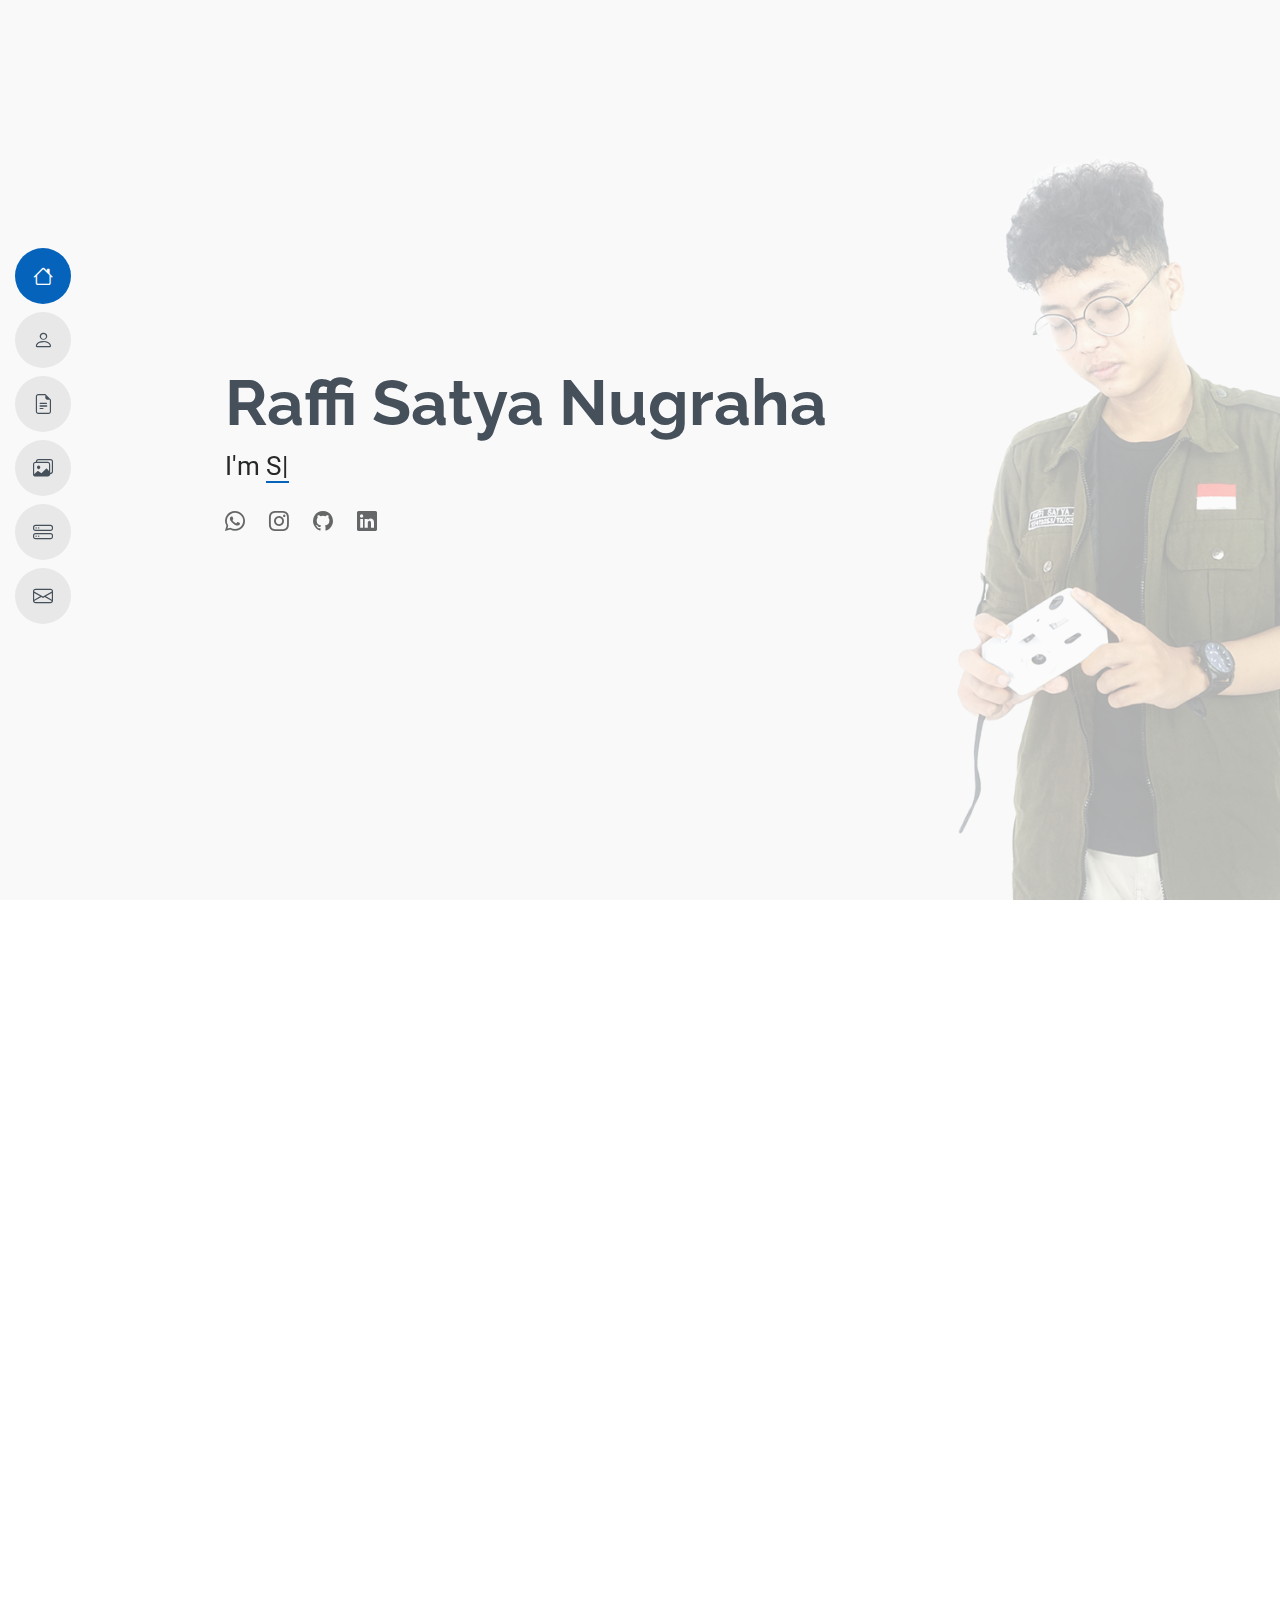
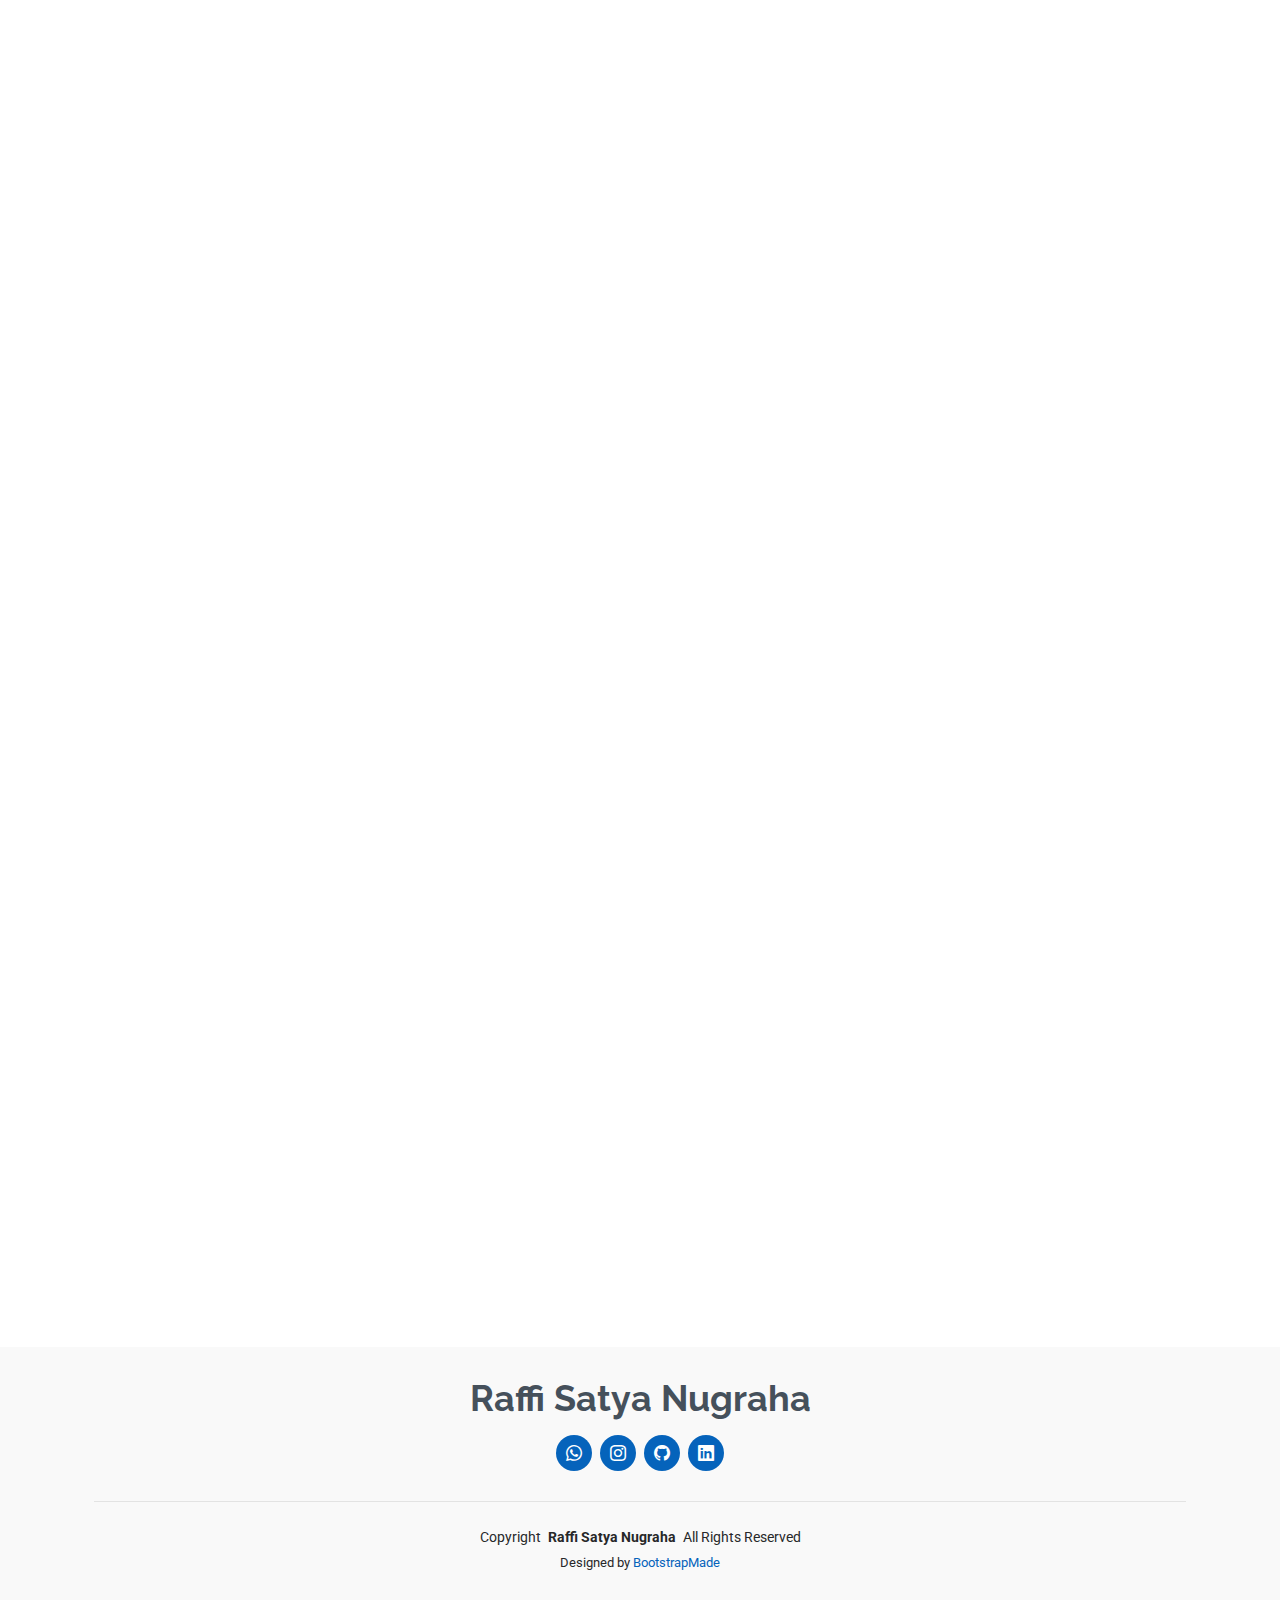
<file: index.html>
<!DOCTYPE html>
<html lang="en">

<head>
  <meta charset="utf-8">
  <meta content="width=device-width, initial-scale=1.0" name="viewport">
  <title>Resume Raffi Satya Nugraha</title>
  <meta content="" name="description">
  <meta content="" name="keywords">

  <!-- Favicons -->
  <link href="assets/img/favicon1.png" rel="icon">
  <link href="assets/img/apple-touch-icon1.png" rel="apple-touch-icon">

  <!-- Fonts -->
  <link href="https://fonts.googleapis.com" rel="preconnect">
  <link href="https://fonts.gstatic.com" rel="preconnect" crossorigin>
  <link href="https://fonts.googleapis.com/css2?family=Roboto:ital,wght@0,100;0,300;0,400;0,500;0,700;0,900;1,100;1,300;1,400;1,500;1,700;1,900&family=Poppins:ital,wght@0,100;0,200;0,300;0,400;0,500;0,600;0,700;0,800;0,900;1,100;1,200;1,300;1,400;1,500;1,600;1,700;1,800;1,900&family=Raleway:ital,wght@0,100;0,200;0,300;0,400;0,500;0,600;0,700;0,800;0,900;1,100;1,200;1,300;1,400;1,500;1,600;1,700;1,800;1,900&display=swap" rel="stylesheet">

  <!-- Vendor CSS Files -->
  <link href="assets/vendor/bootstrap/css/bootstrap.min.css" rel="stylesheet">
  <link href="assets/vendor/bootstrap-icons/bootstrap-icons.css" rel="stylesheet">
  <link href="assets/vendor/aos/aos.css" rel="stylesheet">
  <link href="assets/vendor/glightbox/css/glightbox.min.css" rel="stylesheet">
  <link href="assets/vendor/swiper/swiper-bundle.min.css" rel="stylesheet">

  <!-- Main CSS File -->
  <link href="assets/css/main.css" rel="stylesheet">

  <!-- =======================================================
  * Template Name: MyResume
  * Template URL: https://bootstrapmade.com/free-html-bootstrap-template-my-resume/
  * Updated: Jun 29 2024 with Bootstrap v5.3.3
  * Author: BootstrapMade.com
  * License: https://bootstrapmade.com/license/
  ======================================================== -->
</head>

<body class="index-page">

  <header id="header" class="header d-flex flex-column justify-content-center">

    <i class="header-toggle d-xl-none bi bi-list"></i>

    <nav id="navmenu" class="navmenu">
      <ul>
        <li><a href="#hero" class="active"><i class="bi bi-house navicon"></i><span>Home</span></a></li>
        <li><a href="#about"><i class="bi bi-person navicon"></i><span>About</span></a></li>
        <li><a href="#resume"><i class="bi bi-file-earmark-text navicon"></i><span>Resume</span></a></li>
        <li><a href="#portfolio"><i class="bi bi-images navicon"></i><span>Portfolio</span></a></li>
        <li><a href="#services"><i class="bi bi-hdd-stack navicon"></i><span>Services</span></a></li>
        <li><a href="#contact"><i class="bi bi-envelope navicon"></i><span>Contact</span></a></li>
      </ul>
    </nav>

  </header>

  <main class="main">

    <!-- Hero Section -->
    <section id="hero" class="hero section light-background">

      <img src="assets/img/hero-bg.png" alt="">

      <div class="container" data-aos="zoom-out">
        <div class="row justify-content-center">
          <div class="col-lg-9">
            <h2>Raffi Satya Nugraha</h2>
            <p>I'm <span class="typed" data-typed-items="Surveyor, Spatial Programmer, Web GIS Developer, GIS Engineer, Remote Sensing Analyst, 3D Modeler">Designer</span><span class="typed-cursor typed-cursor--blink" aria-hidden="true"></span></p>
            <div class="social-links">
              <a href="https://wa.me/085326729247"><i class="bi bi-whatsapp"></i></a>
              <a href="https://www.instagram.com/raffisatyan/"><i class="bi bi-instagram"></i></a>
              <a href="https://github.com/RaffiSatya"><i class="bi bi-github"></i></a>
              <a href="https://www.linkedin.com/in/raffi-satya-nugraha-aa6423218/"><i class="bi bi-linkedin"></i></a>
            </div>
          </div>
        </div>
      </div>

    </section><!-- /Hero Section -->

    <!-- About Section -->
    <section id="about" class="about section">

      <!-- Section Title -->
      <div class="container section-title" data-aos="fade-up">
        <h2>About</h2>
        <p>I am a fast-track undergraduate and graduate student in Geodesy Engineering with a passion for GIS, land surveying, remote sensing, and spatial programming. My academic journey is complemented by hands-on experience through internships, project involvement, and serving as a Teaching Assistant, where I’ve developed strong technical and analytical skills.

          In addition to my technical expertise, I’ve honed leadership, communication, and project management skills through various roles, including Head of Design Division in a student organization. I am excited to apply my blend of technical and soft skills to solve real-world geospatial challenges.</p>
      </div><!-- End Section Title -->

      <div class="container" data-aos="fade-up" data-aos-delay="100">

        <div class="row gy-4 justify-content-center">
          <div class="col-lg-4">
            <img src="assets/img/profile-img.jpg" class="img-fluid" alt="">
          </div>
          <div class="col-lg-8 content">
            <h2>Geodetic Engineer</h2>
            <p class="fst-italic py-3">
              A discipline that studies the measurement and representation of the Earth and other heavenly bodies, including their respective gravity fields, in three-dimensional space that changes with time.
            </p>
            <div class="row">
              <div class="col-lg-6">
                <ul>
                  <li><i class="bi bi-chevron-right"></i> <strong>Birthday:</strong> <span>12 April 2003</span></li>
                  <li><i class="bi bi-chevron-right"></i> <strong>Website:</strong> <span>raffisatya.github.io</span></li>
                  <li><i class="bi bi-chevron-right"></i> <strong>Phone:</strong> <span>0853 2672 9247</span></li>
                  <li><i class="bi bi-chevron-right"></i> <strong>City:</strong> <span>Sleman, Yogyakarta</span></li>
                </ul>
              </div>
              <div class="col-lg-6">
                <ul>
                  <li><i class="bi bi-chevron-right"></i> <strong>Age:</strong> <span>21</span></li>
                  <li><i class="bi bi-chevron-right"></i> <strong>Email:</strong> <span>raffisatyan@gmail.com</span></li>
                  <li><i class="bi bi-chevron-right"></i> <strong>Freelance:</strong> <span>Available</span></li>
                </ul>
              </div>
            </div>
            <p class="py-3">
              In addition to my role as a surveyor and geodetic engineer, I have a strong passion for visual arts and design, often spending my free time drawing, designing, and video editing while participating in related competitions. I am also deeply interested in film and music, enjoying both their creation and exploring various genres. Furthermore, I stay active through sports such as football, badminton, and running, which complement my creative pursuits.
            </p>
          </div>
        </div>

      </div>

    </section><!-- /About Section -->

    <!-- Stats Section -->
    <section id="stats" class="stats section">

      <div class="container" data-aos="fade-up" data-aos-delay="100">

        <div class="row gy-4">

          <div class="col-lg-3 col-md-6 d-flex flex-column align-items-center">
            <i class="bi-card-checklist"></i>
            <div class="stats-item">
              <span data-purecounter-start="0" data-purecounter-end="147" data-purecounter-duration="1" class="purecounter"></span>
              <p>Credits Taken</p>
            </div>
          </div><!-- End Stats Item -->

          <div class="col-lg-3 col-md-6 d-flex flex-column align-items-center">
            <i class="bi bi-journal-richtext"></i>
            <div class="stats-item">
              <span data-purecounter-start="0" data-purecounter-end="5" data-purecounter-duration="1" class="purecounter"></span>
              <p>Projects Handled</p>
            </div>
          </div><!-- End Stats Item -->

          <div class="col-lg-3 col-md-6 d-flex flex-column align-items-center">
            <i class="bi-book-half"></i>
            <div class="stats-item">
              <span data-purecounter-start="0" data-purecounter-end="8" data-purecounter-duration="1" class="purecounter"></span>
              <p>Serve as Teaching Assistant</p>
            </div>
          </div><!-- End Stats Item -->

          <div class="col-lg-3 col-md-6 d-flex flex-column align-items-center">
            <i class="bi bi-people"></i>
            <div class="stats-item">
              <span data-purecounter-start="0" data-purecounter-end="12" data-purecounter-duration="1" class="purecounter"></span>
              <p>Commitee and Organization Participated</p>
            </div>
          </div><!-- End Stats Item -->

        </div>

      </div>

    </section><!-- /Stats Section -->

    <!-- Skills Section -->
    <section id="skills" class="skills section">

      <!-- Section Title -->
      <div class="container section-title" data-aos="fade-up">
        <h2>Skills</h2>
      </div><!-- End Section Title -->

      <div class="container" data-aos="fade-up" data-aos-delay="100">

        <div class="row skills-content skills-animation">

          <div class="col-lg-6">

            <div class="progress">
              <span class="skill"><span>HTML, CSS, and JS</span> <i class="val">80%</i></span>
              <div class="progress-bar-wrap">
                <div class="progress-bar" role="progressbar" aria-valuenow="80" aria-valuemin="0" aria-valuemax="100"></div>
              </div>
            </div><!-- End Skills Item -->

            <div class="progress">
              <span class="skill"><span>Python</span> <i class="val">90%</i></span>
              <div class="progress-bar-wrap">
                <div class="progress-bar" role="progressbar" aria-valuenow="90" aria-valuemin="0" aria-valuemax="100"></div>
              </div>
            </div><!-- End Skills Item -->

            <div class="progress">
              <span class="skill"><span>PostgreSQL</span> <i class="val">80%</i></span>
              <div class="progress-bar-wrap">
                <div class="progress-bar" role="progressbar" aria-valuenow="80" aria-valuemin="0" aria-valuemax="100"></div>
              </div>
            </div><!-- End Skills Item -->

          </div>

          <div class="col-lg-6">

            <div class="progress">
              <span class="skill"><span>GIS</span> <i class="val">90%</i></span>
              <div class="progress-bar-wrap">
                <div class="progress-bar" role="progressbar" aria-valuenow="90" aria-valuemin="0" aria-valuemax="100"></div>
              </div>
            </div><!-- End Skills Item -->

            <div class="progress">
              <span class="skill"><span>Remote Sensing</span> <i class="val">90%</i></span>
              <div class="progress-bar-wrap">
                <div class="progress-bar" role="progressbar" aria-valuenow="90" aria-valuemin="0" aria-valuemax="100"></div>
              </div>
            </div><!-- End Skills Item -->

            <div class="progress">
              <span class="skill"><span>3D Modeling</span> <i class="val">80%</i></span>
              <div class="progress-bar-wrap">
                <div class="progress-bar" role="progressbar" aria-valuenow="80" aria-valuemin="0" aria-valuemax="100"></div>
              </div>
            </div><!-- End Skills Item -->

          </div>

        </div>

      </div>

    </section><!-- /Skills Section -->

    <!-- Resume Section -->
    <section id="resume" class="resume section">

      <!-- Section Title -->
      <div class="container section-title" data-aos="fade-up">
        <h2>Resume</h2>      </div><!-- End Section Title -->
    
      <div class="container">
    
        <!-- Summary and Education Side by Side -->
        <div class="row">
    
          <div class="col-lg-6" data-aos="fade-up" data-aos-delay="100">
            <h3 class="resume-title">Sumary</h3>
            <div class="resume-item pb-0">
              <h4>Raffi Satya Nugraha</h4>
              <p><em>Innovative and detail-oriented Geospatial Specialist with 3+ years of experience designing and developing user-centered geospatial solutions, from initial concept to final, precise deliverables in GIS, remote sensing, and spatial data analysis.</em></p>
              <ul>
                <li>Pogung Dalangan Street No. 12A Sinduadi, Mlati, Sleman, 55284</li>
                <li>0853 2672 9247</li>
                <li>raffisatyan@gmail.com</li>
              </ul>
            </div><!-- End Resume Item -->
          </div>
    
          <div class="col-lg-6" data-aos="fade-up" data-aos-delay="200">
            <h3 class="resume-title">Education</h3>
            <div class="resume-item">
              <h4>Master of Geomatics Engineering</h4>
              <h5>2024 - 2026</h5>
              <p><em>Gadjah Mada University, Indonesia</em></p>
              <p>Specialized in advanced geospatial technologies, including GIS, remote sensing, and spatial data analysis.
                Focused research on the integration of deep learning for land suitability and land cover classification.</p>
            </div><!-- End Resume Item -->
    
            <div class="resume-item">
              <h4>Bachelor of Geodesy Engineering</h4>
              <h5>2021 - 2025</h5>
              <p><em>Gadjah Mada University, Indonesia</em></p>
              <p>Gained comprehensive knowledge in geodesy, surveying, and spatial programming.
                Completed various projects involving GIS-based analysis, remote sensing applications, and infrastructure planning.</p>
            </div><!-- End Resume Item -->
          </div>
    
        </div><!-- End Row -->
    
        <!-- Professional Experience and Organization Side by Side -->
        <div class="row mt-5">
    
          <div class="col-lg-6" data-aos="fade-up" data-aos-delay="300">
            <h3 class="resume-title text-center">Professional Experience</h3>
          
            <div class="resume-item">
              <h4>Intern</h4>
              <h5>Jan 2025 - Feb 2025</h5>
              <p><em>Geospatial Information Agency (BIG)</em></p>
              <ul>
                <li>Planned, processed, and mapped aerial and LiDAR images at 1:500 scale</li>
              </ul>
            </div><!-- End Resume Item -->
          
            <div class="resume-item">
              <h4>3D Modeler and Surveyor</h4>
              <h5>Oct 2024 - Dec 2024</h5>
              <p><em>Padanan Project</em></p>
              <ul>
                <li>Created 3D LoD 3 models of buildings in Yogyakarta for a Virtual Reality project</li>
              </ul>
            </div><!-- End Resume Item -->
          
            <div class="resume-item">
              <h4>Spatial Programming and Spatial Database Teaching Assistant</h4>
              <h5>Aug 2023 - Dec 2024</h5>
              <p><em>UGM Vocational School</em></p>
              <ul>
                <li>Assisted lecturers in conducting practicals and providing task evaluations</li>
                <li>Taught material to students and supported them in overcoming practical challenges</li>
              </ul>
            </div><!-- End Resume Item -->
          
            <div class="resume-item">
              <h4>Computer Programming and Fundamental Statistics Teaching Assistant</h4>
              <h5>Jan 2023 - Dec 2024</h5>
              <p><em>Department of Geodesy, UGM</em></p>
              <ul>
                <li>Helped lecturers conduct practicals and tutorials for Computer Programming and Statistics courses</li>
                <li>Graded assignments and provided additional support to students struggling with practical sessions</li>
              </ul>
            </div><!-- End Resume Item -->
          
            <div class="resume-item">
              <h4>Surveyor</h4>
              <h5>Aug 2023</h5>
              <p><em>Opak Fault Research Team, UGM</em></p>
              <ul>
                <li>Conducted 48-hour static GNSS measurements in Gunung Kidul</li>
              </ul>
            </div><!-- End Resume Item -->
          
            <div class="resume-item">
              <h4>Intern</h4>
              <h5>July 2023 - Aug 2023</h5>
              <p><em>ATR/BPN Banyumas</em></p>
              <ul>
                <li>Surveyed land parcels using RTK methods</li>
                <li>Input data into ATR/BPN's website and plotted survey results</li>
              </ul>
            </div><!-- End Resume Item -->
          
            <div class="resume-item">
              <h4>GIS Engineer</h4>
              <h5>July 2023 - Aug 2023</h5>
              <p><em>PPM Gerbosari</em></p>
              <ul>
                <li>Digitized working maps to create infrastructure and land-use maps</li>
                <li>Verified and supplemented map information</li>
              </ul>
            </div><!-- End Resume Item -->
          
          </div>
          
          
    
          <div class="col-lg-6" data-aos="fade-up" data-aos-delay="400">
            <h3 class="resume-title text-center">Organization</h3>
          
            <div class="resume-item">
              <h4>Internal Collaboration Staff</h4>
              <h5>Jan 2023 - May 2024</h5>
              <p><em>BEM KM UGM</em></p>
              <ul>
                <li>Facilitated internal collaboration between departments</li>
                <li>Supported event planning and coordination across the organization</li>
              </ul>
            </div><!-- End Resume Item -->
          
            <div class="resume-item">
              <h4>Head of Design Division</h4>
              <h5>May 2023 - May 2024</h5>
              <p><em>KMTG UGM - Media and Publication Department</em></p>
              <ul>
                <li>Led the design team to create impactful media and promotional materials</li>
                <li>Ensured consistent branding across all outputs</li>
              </ul>
            </div><!-- End Resume Item -->
          
            <div class="resume-item">
              <h4>Sub-Coordinator of Design</h4>
              <h5>Nov 2022 - Apr 2023</h5>
              <p><em>Mercator KMTG - Design, Documentation, and Decoration Division</em></p>
              <ul>
                <li>Oversaw the design team's tasks for Mercator events</li>
                <li>Ensured high-quality design deliverables for promotional and event purposes</li>
              </ul>
            </div><!-- End Resume Item -->
          
            <div class="resume-item">
              <h4>Design Staff</h4>
              <h5>Oct 2022 - Nov 2022</h5>
              <p><em>GAMACUP - Design, Documentation, and Decoration Division</em></p>
              <ul>
                <li>Supported the creation of designs for event promotion and documentation</li>
              </ul>
            </div><!-- End Resume Item -->
          
            <div class="resume-item">
              <h4>Design Staff</h4>
              <h5>Oct 2022 - Nov 2022</h5>
              <p><em>GEOID - Design, Documentation, and Decoration Division</em></p>
              <ul>
                <li>Contributed to the design of media and event documentation materials</li>
              </ul>
            </div><!-- End Resume Item -->
          </div>
          
    
        </div><!-- End Row -->
    
      </div><!-- End Container -->
    
    </section><!-- End Resume Section -->
    
    

    <!-- Portfolio Section -->
    <section id="portfolio" class="portfolio section">

      <!-- Section Title -->
      <div class="container section-title" data-aos="fade-up">
        <h2>Portfolio</h2>
      </div><!-- End Section Title -->

      <div class="container">

        <div class="isotope-layout" data-default-filter="*" data-layout="masonry" data-sort="original-order">

          <ul class="portfolio-filters isotope-filters" data-aos="fade-up" data-aos-delay="100">
            <li data-filter="*" class="filter-active">All</li>
            <li data-filter=".filter-app">Map</li>
            <li data-filter=".filter-product">WebGIS</li>
            <li data-filter=".filter-branding">Classification</li>
          </ul><!-- End Portfolio Filters -->

          <div class="row gy-4 isotope-container" data-aos="fade-up" data-aos-delay="200">

            <div class="col-lg-4 col-md-6 portfolio-item isotope-item filter-app">
              <img src="assets/img/masonry-portfolio/masonry-portfolio-1.png" class="img-fluid" alt="">
              <div class="portfolio-info">
                <h4>Bathymetric Map</h4>
                <p>1:12.000, Sermo Reservoir, Kulon Progo, Indonesia</p>
                <a href="assets/img/masonry-portfolio/masonry-portfolio-1.png" title="Bathymetric Map" data-gallery="portfolio-gallery-app" class="glightbox preview-link"><i class="bi bi-zoom-in"></i></a>
              </div>
            </div><!-- End Portfolio Item -->

            <div class="col-lg-4 col-md-6 portfolio-item isotope-item filter-app">
              <img src="assets/img/masonry-portfolio/masonry-portfolio-2.png" class="img-fluid" alt="">
              <div class="portfolio-info">
                <h4>Land Use Map</h4>
                <p>1:10.000, Gerbosari, Kulon Progo, Indonesia</p>
                <a href="assets/img/masonry-portfolio/masonry-portfolio-2.png" title="Land Use Map" data-gallery="portfolio-gallery-product" class="glightbox preview-link"><i class="bi bi-zoom-in"></i></a>

              </div>
            </div><!-- End Portfolio Item -->

            <div class="col-lg-4 col-md-6 portfolio-item isotope-item filter-product">
              <img src="assets/img/masonry-portfolio/masonry-portfolio-3.png" class="img-fluid" alt="">
              <div class="portfolio-info">
                <h4>Slum Area Mapbox WebGIS</h4>
                <p>Tanjungpinang, Indonesia</p>
                <a href="assets/img/masonry-portfolio/masonry-portfolio-3.png" title="Slum Area Mapbox WebGIS" data-gallery="portfolio-gallery-branding" class="glightbox preview-link"><i class="bi bi-zoom-in"></i></a>
              </div>
            </div><!-- End Portfolio Item -->

            <div class="col-lg-4 col-md-6 portfolio-item isotope-item filter-branding">
              <img src="assets/img/masonry-portfolio/masonry-portfolio-4.png" class="img-fluid" alt="">
              <div class="portfolio-info">
                <h4>Land Cover Classification Map</h4>
                <p>Sentinel-2A, 1:50.000, Tegal, Indonesia</p>
                <a href="assets/img/masonry-portfolio/masonry-portfolio-4.png" title="Land Cover Classification Map" data-gallery="portfolio-gallery-app" class="glightbox preview-link"><i class="bi bi-zoom-in"></i></a>
              </div>
            </div><!-- End Portfolio Item -->

            <div class="col-lg-4 col-md-6 portfolio-item isotope-item filter-branding">
              <img src="assets/img/masonry-portfolio/masonry-portfolio-5.png" class="img-fluid" alt="">
              <div class="portfolio-info">
                <h4>TLS Point Clouds Classification</h4>
                <p>SGLC Buildings, UGM, Yogyakarta, Indonesia</p>
                <a href="assets/img/masonry-portfolio/masonry-portfolio-5.png" title="TLS Point Clouds Classification" data-gallery="portfolio-gallery-product" class="glightbox preview-link"><i class="bi bi-zoom-in"></i></a>
              </div>
            </div><!-- End Portfolio Item -->

            <div class="col-lg-4 col-md-6 portfolio-item isotope-item filter-product">
              <img src="assets/img/masonry-portfolio/masonry-portfolio-6.png" class="img-fluid" alt="">
              <div class="portfolio-info">
                <h4>Fasfood Leaflet WebGIS</h4>
                <p>Sleman, Indonesia</p>
                <a href="assets/img/masonry-portfolio/masonry-portfolio-6.png" title="Fasfood Leaflet WebGIS" data-gallery="portfolio-gallery-branding" class="glightbox preview-link"><i class="bi bi-zoom-in"></i></a>
              </div>
            </div><!-- End Portfolio Item -->

            <div class="col-lg-4 col-md-6 portfolio-item isotope-item filter-app">
              <img src="assets/img/masonry-portfolio/masonry-portfolio-7.png" class="img-fluid" alt="">
              <div class="portfolio-info">
                <h4>Topographic Map</h4>
                <p>1:500, Kulon Progo, Indonesia</p>
                <a href="assets/img/masonry-portfolio/masonry-portfolio-7.png" title="Topographic Map" data-gallery="portfolio-gallery-app" class="glightbox preview-link"><i class="bi bi-zoom-in"></i></a>
              </div>
            </div><!-- End Portfolio Item -->

            <div class="col-lg-4 col-md-6 portfolio-item isotope-item filter-product">
              <img src="assets/img/masonry-portfolio/masonry-portfolio-8.png" class="img-fluid" alt="">
              <div class="portfolio-info">
                <h4>Cadastre Digital Twin</h4>
                <p>Yogyakarta, Indonesia</p>
                <a href="assets/img/masonry-portfolio/masonry-portfolio-8.png" title="Cadastre Digital Twin" data-gallery="portfolio-gallery-product" class="glightbox preview-link"><i class="bi bi-zoom-in"></i></a>
              </div>
            </div><!-- End Portfolio Item -->

            <div class="col-lg-4 col-md-6 portfolio-item isotope-item filter-branding">
              <img src="assets/img/masonry-portfolio/masonry-portfolio-9.png" class="img-fluid" alt="">
              <div class="portfolio-info">
                <h4>Land Use Classification using CART</h4>
                <p>Sentinel-2, 1:25.000, Bintan, Indonesia</p>
                <a href="assets/img/masonry-portfolio/masonry-portfolio-9.png" title="Land Use Classification using CART" data-gallery="portfolio-gallery-branding" class="glightbox preview-link"><i class="bi bi-zoom-in"></i></a>
              </div>
            </div><!-- End Portfolio Item -->

            <div class="col-lg-4 col-md-6 portfolio-item isotope-item filter-app">
              <img src="assets/img/masonry-portfolio/masonry-portfolio-10.png" class="img-fluid" alt="">
              <div class="portfolio-info">
                <h4>Engineering Road Curve Design Map</h4>
                <p>1:500 (H), 1:250 (V), Sleman, Indonesia</p>
                <a href="assets/img/masonry-portfolio/masonry-portfolio-10.png" title="Engineering Road Curve Design Map" data-gallery="portfolio-gallery-app" class="glightbox preview-link"><i class="bi bi-zoom-in"></i></a>
              </div>
            </div><!-- End Portfolio Item -->

            <div class="col-lg-4 col-md-6 portfolio-item isotope-item filter-app">
              <img src="assets/img/masonry-portfolio/masonry-portfolio-11.png" class="img-fluid" alt="">
              <div class="portfolio-info">
                <h4>Facilities and infrastructure Map</h4>
                <p>1:10.000, Gerbosari, Kulon Progo, Indonesia</p>
                <a href="assets/img/masonry-portfolio/masonry-portfolio-11.png" title="Facilities and infrastructure Map" data-gallery="portfolio-gallery-product" class="glightbox preview-link"><i class="bi bi-zoom-in"></i></a>
              </div>
            </div><!-- End Portfolio Item -->

            <div class="col-lg-4 col-md-6 portfolio-item isotope-item filter-product">
              <img src="assets/img/masonry-portfolio/masonry-portfolio-12.png" class="img-fluid" alt="">
              <div class="portfolio-info">
                <h4>3D Model Cesium WebGIS</h4>
                <p>New York, USA</p>
                <a href="assets/img/masonry-portfolio/masonry-portfolio-12.png" title="3D Model Cesium WebGIS" data-gallery="portfolio-gallery-branding" class="glightbox preview-link"><i class="bi bi-zoom-in"></i></a>
              </div>
            </div><!-- End Portfolio Item -->

          </div><!-- End Portfolio Container -->

        </div>

      </div>

    </section><!-- /Portfolio Section -->

    <!-- Services Section -->
    <section id="services" class="services section">

      <!-- Section Title -->
      <div class="container section-title" data-aos="fade-up">
        <h2>Services</h2>
      </div><!-- End Section Title -->

      <div class="container">

        <div class="row gy-4">

          <div class="col-lg-4 col-md-6" data-aos="fade-up" data-aos-delay="100">
            <div class="service-item item-cyan position-relative">
              <div class="icon">
                <svg width="100" height="100" viewBox="0 0 600 600" xmlns="http://www.w3.org/2000/svg">
                  <path stroke="none" stroke-width="0" fill="#f5f5f5" d="M300,521.0016835830174C376.1290562159157,517.8887921683347,466.0731472004068,529.7835943286574,510.70327084640275,468.03025145048787C554.3714126377745,407.6079735673963,508.03601936045806,328.9844924480964,491.2728898941984,256.3432110539036C474.5976632858925,184.082847569629,479.9380746630129,96.60480741107993,416.23090153303,58.64404602377083C348.86323505073057,18.502131276798302,261.93793281208167,40.57373210992963,193.5410806939664,78.93577620505333C130.42746243093433,114.334589627462,98.30271207620316,179.96522072025542,76.75703585869454,249.04625023123273C51.97151888228291,328.5150500222984,13.704378332031375,421.85034740162234,66.52175969318436,486.19268352777647C119.04800174914682,550.1803526380478,217.28368757567262,524.383925680826,300,521.0016835830174"></path>
                </svg>
                <i class="bi bi-bounding-box-circles"></i>
              </div>
              <a href="#" class="stretched-link">
                <h3>Geospatial Analysis</h3>
              </a>
              <p>Assisting with the integration of geospatial data into GIS systems for enhanced spatial analysis.</p>
            </div>
          </div><!-- End Service Item -->

          <div class="col-lg-4 col-md-6" data-aos="fade-up" data-aos-delay="200">
            <div class="service-item item-orange position-relative">
              <div class="icon">
                <svg width="100" height="100" viewBox="0 0 600 600" xmlns="http://www.w3.org/2000/svg">
                  <path stroke="none" stroke-width="0" fill="#f5f5f5" d="M300,582.0697525312426C382.5290701553225,586.8405444964366,449.9789794690241,525.3245884688669,502.5850820975895,461.55621195738473C556.606425686781,396.0723002908107,615.8543463187945,314.28637112970534,586.6730223649479,234.56875336149918C558.9533121215079,158.8439757836574,454.9685369536778,164.00468322053177,381.49747125262974,130.76875717737553C312.15926192815925,99.40240125094834,248.97055460311594,18.661163978235184,179.8680185752513,50.54337015887873C110.5421016452524,82.52863877960104,119.82277516462835,180.83849132639028,109.12597500060166,256.43424936330496C100.08760227029461,320.3096726198365,92.17705696193138,384.0621239912766,124.79988738764834,439.7174275375508C164.83382741302287,508.01625554203684,220.96474134820875,577.5009287672846,300,582.0697525312426"></path>
                </svg>
                <i class="bi-geo"></i>
              </div>
              <a href="#" class="stretched-link">
                <h3>Topographic Mapping</h3>
              </a>
              <p>Delivering high-accuracy maps for various needs, including construction and land management.</p>
            </div>
          </div><!-- End Service Item -->

          <div class="col-lg-4 col-md-6" data-aos="fade-up" data-aos-delay="300">
            <div class="service-item item-teal position-relative">
              <div class="icon">
                <svg width="100" height="100" viewBox="0 0 600 600" xmlns="http://www.w3.org/2000/svg">
                  <path stroke="none" stroke-width="0" fill="#f5f5f5" d="M300,541.5067337569781C382.14930387511276,545.0595476570109,479.8736841581634,548.3450877840088,526.4010558755058,480.5488172755941C571.5218469581645,414.80211281144784,517.5187510058486,332.0715597781072,496.52539010469104,255.14436215662573C477.37192572678356,184.95920475031193,473.57363656557914,105.61284051026155,413.0603344069578,65.22779650032875C343.27470386102294,18.654635553484475,251.2091493199835,5.337323636656869,175.0934190732945,40.62881213300186C97.87086631185822,76.43348514350839,51.98124368387456,156.15599469081315,36.44837278890362,239.84606092416172C21.716077023791087,319.22268207091537,43.775223500013084,401.1760424656574,96.891909868211,461.97329694683043C147.22146801428983,519.5804099606455,223.5754009179313,538.201503339737,300,541.5067337569781"></path>
                </svg>
                <i class="bi bi-broadcast"></i>
              </div>
              <a href="#" class="stretched-link">
                <h3>GPS and GNSS Surveying</h3>
              </a>
              <p>Providing precise coordinate data using satellite technology for mapping and infrastructure surveys.</p>
            </div>
          </div><!-- End Service Item -->

          <div class="col-lg-4 col-md-6" data-aos="fade-up" data-aos-delay="400">
            <div class="service-item item-red position-relative">
              <div class="icon">
                <svg width="100" height="100" viewBox="0 0 600 600" xmlns="http://www.w3.org/2000/svg">
                  <path stroke="none" stroke-width="0" fill="#f5f5f5" d="M300,503.46388370962813C374.79870501325706,506.71871716319447,464.8034551963731,527.1746412648533,510.4981551193396,467.86667711651364C555.9287308511215,408.9015244558933,512.6030010748507,327.5744911775523,490.211057578863,256.5855673507754C471.097692560561,195.9906835881958,447.69079081568157,138.11976852964426,395.19560036434837,102.3242989838813C329.3053358748298,57.3949838291264,248.02791733380457,8.279543830951368,175.87071277845988,42.242879143198664C103.41431057327972,76.34704239035025,93.79494320519305,170.9812938413882,81.28167332365135,250.07896920659033C70.17666984294237,320.27484674793965,64.84698225790005,396.69656628748305,111.28512138212992,450.4950937839243C156.20124167950087,502.5303643271138,231.32542653798444,500.4755392045468,300,503.46388370962813"></path>
                </svg>
                <i class="bi-camera-fill"></i>
              </div>
              <a href="#" class="stretched-link">
                <h3>Remote Sensing Analysis</h3>
              </a>
              <p>Processing satellite imagery data for land cover identification, environmental change detection,spatial planning, also Machine Learning and Deep Learning application</p>
              <a href="#" class="stretched-link"></a>
            </div>
          </div><!-- End Service Item -->

          <div class="col-lg-4 col-md-6" data-aos="fade-up" data-aos-delay="500">
            <div class="service-item item-indigo position-relative">
              <div class="icon">
                <svg width="100" height="100" viewBox="0 0 600 600" xmlns="http://www.w3.org/2000/svg">
                  <path stroke="none" stroke-width="0" fill="#f5f5f5" d="M300,532.3542879108572C369.38199826031484,532.3153073249985,429.10787420159085,491.63046689027357,474.5244479745417,439.17860296908856C522.8885846962883,383.3225815378663,569.1668002868075,314.3205725914397,550.7432151929288,242.7694973846089C532.6665558377875,172.5657663291529,456.2379748765914,142.6223662098291,390.3689995646985,112.34683881706744C326.66090330228417,83.06452184765237,258.84405631176094,53.51806209861945,193.32584062364296,78.48882559362697C121.61183558270385,105.82097193414197,62.805066853699245,167.19869350419734,48.57481801355237,242.6138429142374C34.843463184063346,315.3850353017275,76.69343916112496,383.4422959591041,125.22947124332185,439.3748458443577C170.7312796277747,491.8107796887764,230.57421082200815,532.3932930995766,300,532.3542879108572"></path>
                </svg>
                <i class="bi-cpu"></i>
              </div>
              <a href="#" class="stretched-link">
                <h3>WebGIS Developing</h3>
              </a>
              <p>Designing and implementing WebGIS platforms to provide accessible and interactive geospatial data visualization for decision-making and public use.</p>
              <a href="#" class="stretched-link"></a>
            </div>
          </div><!-- End Service Item -->

          <div class="col-lg-4 col-md-6" data-aos="fade-up" data-aos-delay="600">
            <div class="service-item item-pink position-relative">
              <div class="icon">
                <svg width="100" height="100" viewBox="0 0 600 600" xmlns="http://www.w3.org/2000/svg">
                  <path stroke="none" stroke-width="0" fill="#f5f5f5" d="M300,566.797414625762C385.7384707136149,576.1784315230908,478.7894351017131,552.8928747891023,531.9192734346935,484.94944893311C584.6109503024035,417.5663521118492,582.489472248146,322.67544863468447,553.9536738515405,242.03673114598146C529.1557734026468,171.96086150256528,465.24506316201064,127.66468636344209,395.9583748389544,100.7403814666027C334.2173773831606,76.7482773500951,269.4350130405921,84.62216499799875,207.1952322260088,107.2889140133804C132.92018162631612,134.33871894543012,41.79353780512637,160.00259165414826,22.644507872594943,236.69541883565114C3.319112789854554,314.0945973066697,72.72355303640163,379.243833228382,124.04198916343866,440.3218312028393C172.9286146004772,498.5055451809895,224.45579914871206,558.5317968840102,300,566.797414625762"></path>
                </svg>
                <i class="bi-building"></i>
              </div>
              <a href="#" class="stretched-link">
                <h3>3D Spatial Modeling</h3>
              </a>
              <p>Developing interactive 3D models for terrain analysis, city modeling, and construction simulation, integrating real-world geospatial data.</p>
              <a href="#" class="stretched-link"></a>
            </div>
          </div><!-- End Service Item -->

        </div>

      </div>

    </section><!-- /Services Section -->

    <!-- Contact Section -->
    <section id="contact" class="contact section">

      <!-- Section Title -->
      <div class="container section-title" data-aos="fade-up">
        <h2>Contact</h2>
      </div><!-- End Section Title -->

      <div class="container" data-aos="fade" data-aos-delay="100">

        <div class="row gy-4">

          <div class="col-lg-4">
            <div class="info-item d-flex" data-aos="fade-up" data-aos-delay="200">
              <i class="bi bi-geo-alt flex-shrink-0"></i>
              <div>
                <h3>Address</h3>
                <p>Pogung Dalangan Street No. 12A Sinduadi, Mlati, Sleman, 55284</p>
              </div>
            </div><!-- End Info Item -->

            <div class="info-item d-flex" data-aos="fade-up" data-aos-delay="300">
              <i class="bi bi-telephone flex-shrink-0"></i>
              <div>
                <h3>Call Us</h3>
                <p>0853 2672 9247</p>
              </div>
            </div><!-- End Info Item -->

            <div class="info-item d-flex" data-aos="fade-up" data-aos-delay="400">
              <i class="bi bi-envelope flex-shrink-0"></i>
              <div>
                <h3>Email Us</h3>
                <p>raffisatyan@gmail.com</p>
              </div>
            </div><!-- End Info Item -->

          </div>

          <div class="col-lg-8">
            <form action="forms/contact.php" method="post" class="php-email-form" data-aos="fade-up" data-aos-delay="200">
              <div class="row gy-4">

                <div class="col-md-6">
                  <input type="text" name="name" class="form-control" placeholder="Your Name" required="">
                </div>

                <div class="col-md-6 ">
                  <input type="email" class="form-control" name="email" placeholder="Your Email" required="">
                </div>

                <div class="col-md-12">
                  <input type="text" class="form-control" name="subject" placeholder="Subject" required="">
                </div>

                <div class="col-md-12">
                  <textarea class="form-control" name="message" rows="6" placeholder="Message" required=""></textarea>
                </div>

                <div class="col-md-12 text-center">
                  <div class="loading">Loading</div>
                  <div class="error-message"></div>
                  <div class="sent-message">Your message has been sent. Thank you!</div>

                  <button type="submit">Send Message</button>
                </div>

              </div>
            </form>
          </div><!-- End Contact Form -->

        </div>

      </div>

    </section><!-- /Contact Section -->

  </main>

  <footer id="footer" class="footer position-relative light-background">
    <div class="container">
      <h3 class="sitename">Raffi Satya Nugraha</h3>
      <div class="social-links d-flex justify-content-center">
        <a href="https://wa.me/085326729247"><i class="bi bi-whatsapp"></i></a>
        <a href="https://www.instagram.com/raffisatyan/"><i class="bi bi-instagram"></i></a>
        <a href="https://github.com/RaffiSatya"><i class="bi bi-github"></i></a>
        <a href="https://www.linkedin.com/in/raffi-satya-nugraha-aa6423218/"><i class="bi bi-linkedin"></i></a>
      </div>
      <div class="container">
        <div class="copyright">
          <span>Copyright</span> <strong class="px-1 sitename">Raffi Satya Nugraha</strong> <span>All Rights Reserved</span>
        </div>
        <div class="credits">
          <!-- All the links in the footer should remain intact. -->
          <!-- You can delete the links only if you've purchased the pro version. -->
          <!-- Licensing information: https://bootstrapmade.com/license/ -->
          <!-- Purchase the pro version with working PHP/AJAX contact form: [buy-url] -->
          Designed by <a href="https://bootstrapmade.com/">BootstrapMade</a>
        </div>
      </div>
    </div>
  </footer>

  <!-- Scroll Top -->
  <a href="#" id="scroll-top" class="scroll-top d-flex align-items-center justify-content-center"><i class="bi bi-arrow-up-short"></i></a>

  <!-- Preloader -->
  <div id="preloader"></div>

  <!-- Vendor JS Files -->
  <script src="assets/vendor/bootstrap/js/bootstrap.bundle.min.js"></script>
  <script src="assets/vendor/php-email-form/validate.js"></script>
  <script src="assets/vendor/aos/aos.js"></script>
  <script src="assets/vendor/typed.js/typed.umd.js"></script>
  <script src="assets/vendor/purecounter/purecounter_vanilla.js"></script>
  <script src="assets/vendor/waypoints/noframework.waypoints.js"></script>
  <script src="assets/vendor/glightbox/js/glightbox.min.js"></script>
  <script src="assets/vendor/imagesloaded/imagesloaded.pkgd.min.js"></script>
  <script src="assets/vendor/isotope-layout/isotope.pkgd.min.js"></script>
  <script src="assets/vendor/swiper/swiper-bundle.min.js"></script>

  <!-- Main JS File -->
  <script src="assets/js/main.js"></script>

</body>

</html>
</file>
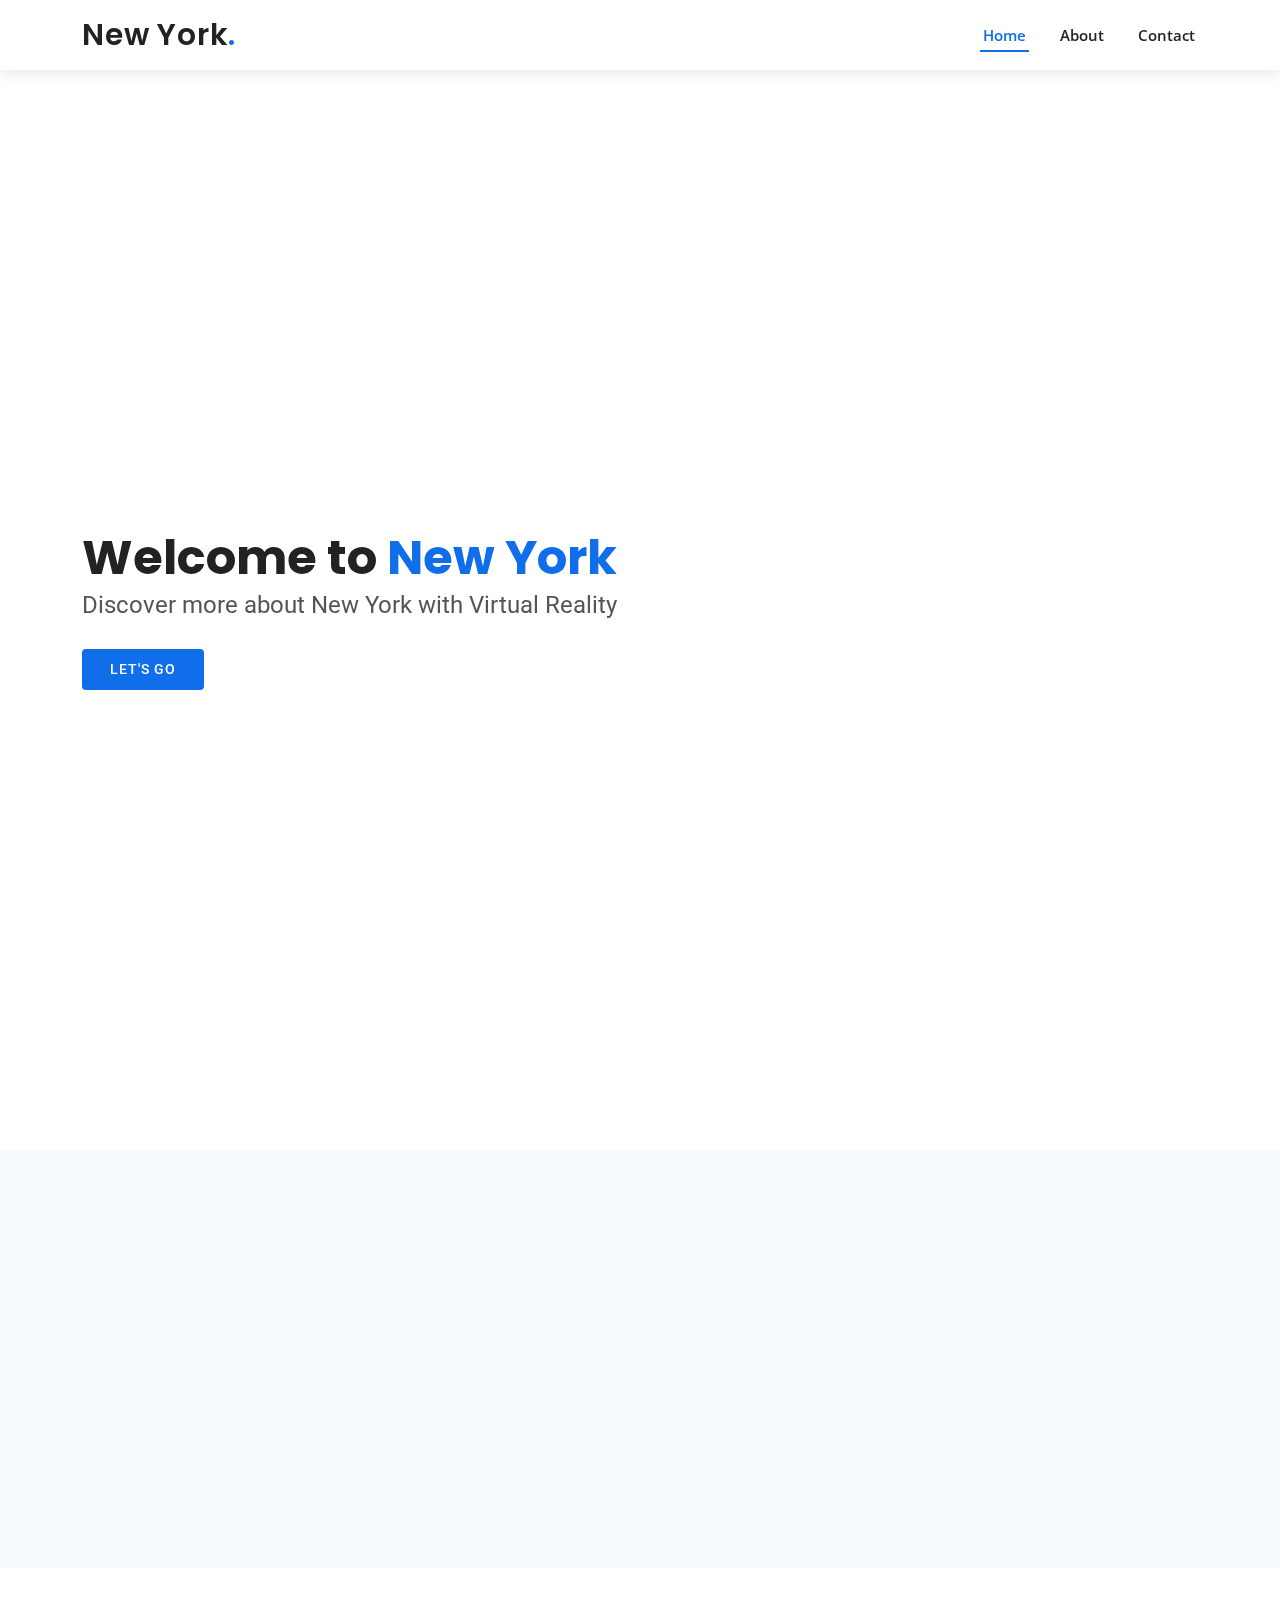
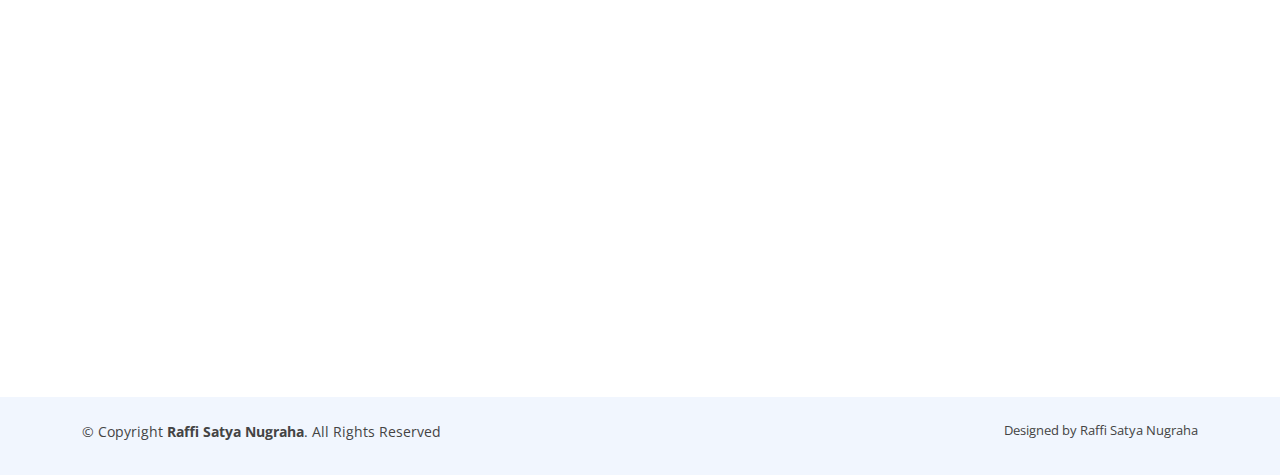
<file: Tugas SIGWEB/index.html>
<!DOCTYPE html>
<html lang="en">

<head>
  <meta charset="utf-8">
  <meta content="width=device-width, initial-scale=1.0" name="viewport">

  <title>New York Virtual Reality</title>
  <meta content="" name="description">
  <meta content="" name="keywords">

  <!-- Favicons -->
  <link href="assets/img/favicon.png" rel="icon">
  <link href="assets/img/apple-touch-icon.png" rel="apple-touch-icon">

  <!-- Google Fonts -->
  <link href="https://fonts.googleapis.com/css?family=Open+Sans:300,300i,400,400i,600,600i,700,700i|Roboto:300,300i,400,400i,500,500i,600,600i,700,700i|Poppins:300,300i,400,400i,500,500i,600,600i,700,700i" rel="stylesheet">

  <!-- Vendor CSS Files -->
  <link href="assets/vendor/aos/aos.css" rel="stylesheet">
  <link href="assets/vendor/bootstrap/css/bootstrap.min.css" rel="stylesheet">
  <link href="assets/vendor/bootstrap-icons/bootstrap-icons.css" rel="stylesheet">
  <link href="assets/vendor/boxicons/css/boxicons.min.css" rel="stylesheet">
  <link href="assets/vendor/glightbox/css/glightbox.min.css" rel="stylesheet">
  <link href="assets/vendor/swiper/swiper-bundle.min.css" rel="stylesheet">

  <!-- Template Main CSS File -->
  <link href="assets/css/style.css" rel="stylesheet">

  <!-- =======================================================
  * Template Name: BizLand
  * Updated: Sep 18 2023 with Bootstrap v5.3.2
  * Template URL: https://bootstrapmade.com/bizland-bootstrap-business-template/
  * Author: BootstrapMade.com
  * License: https://bootstrapmade.com/license/
  ======================================================== -->
</head>

<body>
  <!-- ======= Header ======= -->
  <header id="header" class="d-flex align-items-center">
    <div class="container d-flex align-items-center justify-content-between">

      <h1 class="logo"><a href="index.html">New York<span>.</span></a></h1>
      <!-- Uncomment below if you prefer to use an image logo -->
      <!-- <a href="index.html" class="logo"><img src="assets/img/logo.png" alt=""></a>-->

      <nav id="navbar" class="navbar">
        <ul>
          <li><a class="nav-link scrollto active" href="#hero">Home</a></li>
          <li><a class="nav-link scrollto" href="#about">About</a></li>
          <li><a class="nav-link scrollto" href="#contact">Contact</a></li>
        </ul>
        <i class="bi bi-list mobile-nav-toggle"></i>
      </nav><!-- .navbar -->

    </div>
  </header><!-- End Header -->

  <!-- ======= Hero Section ======= -->
  <div id="hero" class="d-flex align-items-center">
    <div class="container" data-aos="zoom-out" data-aos-delay="100">
      <h1>Welcome to <span>New York</span></h1>
      <h2>Discover more about New York with Virtual Reality</h2>
      <div class="d-flex">
        <a href="inner-page.html" class="btn-get-started scrollto">Let's Go</a>
      </div>
    </div>
  </div><!-- End Hero -->

  <main id="main">
    <!-- ======= About Section ======= -->
    <section id="about" class="about section-bg">
      <div class="container" data-aos="fade-up">

        <div class="section-title">
          <h2>About</h2>
          <h3>Find Out More <span>About Us</span></h3>
          <p>Step into the immersive marvel that is the Virtual Reality web of New York City, where the bustling metropolis comes alive in stunning detail. As you don your VR headset, the cityscape unfolds before you—a mosaic of towering skyscrapers, the iconic skyline etched against the horizon. Wander through a digital replication of Central Park, where the rustle of leaves and the distant hum of city life blend seamlessly. Navigate through the virtual streets, each corner teeming with life, echoing the vibrant diversity of cultures and lifestyles. From the neon-lit billboards of Times Square to the historic charm of the Brooklyn Bridge, every landmark is meticulously crafted, inviting exploration and offering an unparalleled glimpse into the pulsating heart of NYC. Welcome to a virtual realm where the city that never sleeps is yours to explore, a technological marvel that encapsulates the spirit and essence of New York in an awe-inspiring digital tapestry.</p>
        </div>

      </div>
    </section><!-- End About Section -->
    <!-- ======= Contact Section ======= -->
    <section id="contact" class="contact">
      <div class="container" data-aos="fade-up">

        <div class="section-title">
          <h2>Contact</h2>
          <h3><span>Contact Us</span></h3>
        </div>

        <div class="row" data-aos="fade-up" data-aos-delay="100">
          <div class="col-lg-6">
            <div class="info-box mb-4">
              <i class="bx bx-map"></i>
              <h3>Our Address</h3>
              <p>Jl. Melati, Yogyakarta, 52148</p>
            </div>
          </div>

          <div class="col-lg-3 col-md-6">
            <div class="info-box  mb-4">
              <i class="bx bx-envelope"></i>
              <h3>Email Us</h3>
              <p>raffi@satya.com</p>
            </div>
          </div>

          <div class="col-lg-3 col-md-6">
            <div class="info-box  mb-4">
              <i class="bx bx-phone-call"></i>
              <h3>Call Us</h3>
              <p>0812-3456-7891</p>
            </div>
          </div>

      </div>
    </section><!-- End Contact Section -->

  </main><!-- End #main -->

  <!-- ======= Footer ======= -->
  <footer id="footer">
    <div class="container py-4">
      <div class="copyright">
        &copy; Copyright <strong><span>Raffi Satya Nugraha</span></strong>. All Rights Reserved
      </div>
      <div class="credits">
        <!-- All the links in the footer should remain intact. -->
        <!-- You can delete the links only if you purchased the pro version. -->
        <!-- Licensing information: https://bootstrapmade.com/license/ -->
        <!-- Purchase the pro version with working PHP/AJAX contact form: https://bootstrapmade.com/bizland-bootstrap-business-template/ -->
        Designed by Raffi Satya Nugraha</a>
      </div>
    </div>
  </footer><!-- End Footer -->

  <div id="preloader"></div>
  <a href="#" class="back-to-top d-flex align-items-center justify-content-center"><i class="bi bi-arrow-up-short"></i></a>

  <!-- Vendor JS Files -->
  <script src="assets/vendor/purecounter/purecounter_vanilla.js"></script>
  <script src="assets/vendor/aos/aos.js"></script>
  <script src="assets/vendor/bootstrap/js/bootstrap.bundle.min.js"></script>
  <script src="assets/vendor/glightbox/js/glightbox.min.js"></script>
  <script src="assets/vendor/isotope-layout/isotope.pkgd.min.js"></script>
  <script src="assets/vendor/swiper/swiper-bundle.min.js"></script>
  <script src="assets/vendor/waypoints/noframework.waypoints.js"></script>
  <script src="assets/vendor/php-email-form/validate.js"></script>

  <!-- Template Main JS File -->
  <script src="assets/js/main.js"></script>

</body>

</html>
</file>
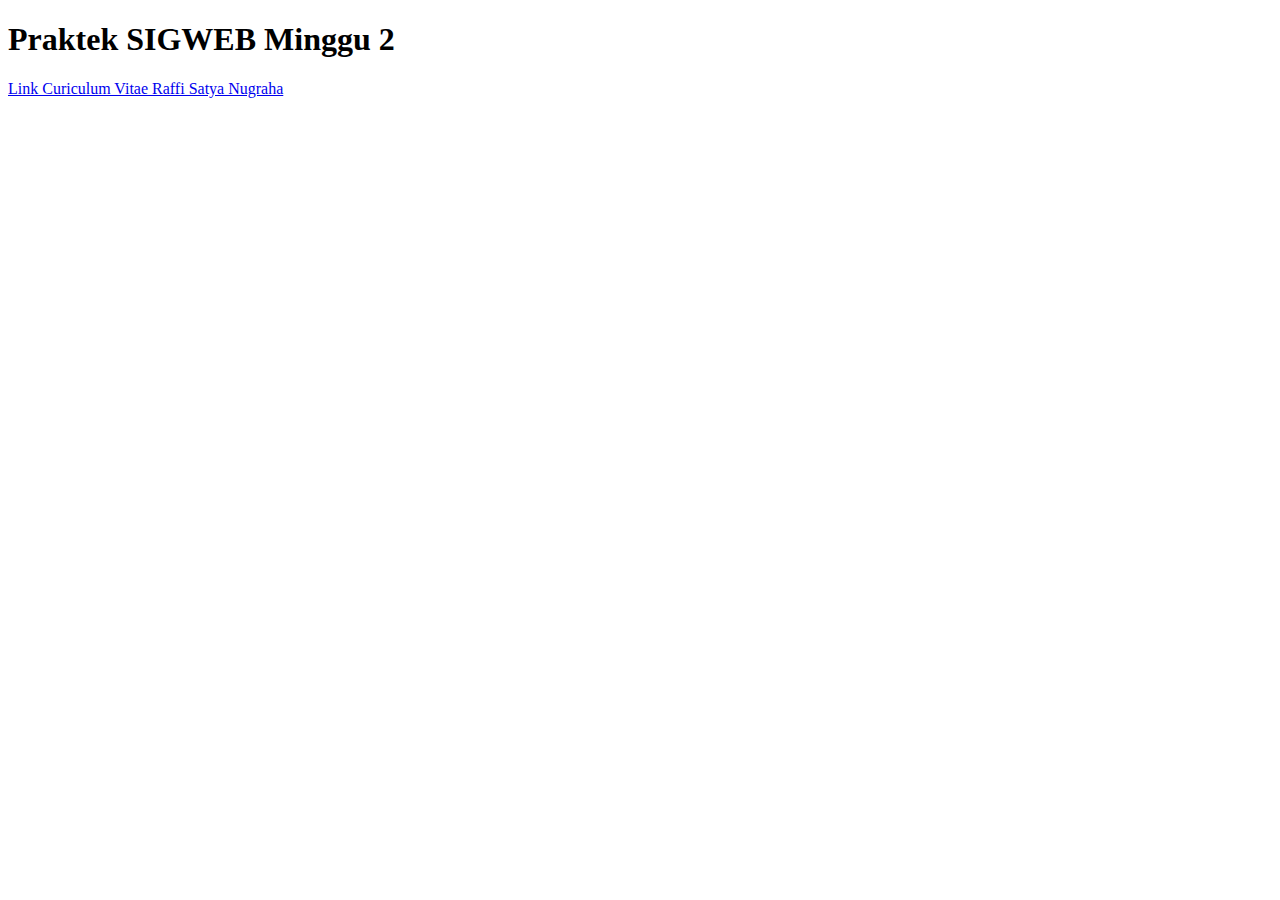
<file: Minggu 1/Latihan 3/index.html>
<!DOCTYPE html>
<html>
<head>
<title><title>Latihan 3 Raffi Satya Nugraha</title></title>
<html>
<body>
<title>Prak SIGWEB Minggu 2</title>
<h1>Praktek SIGWEB Minggu 2</h1>

<a href="https://raffisatyanugraha.wixsite.com/my-site-2">
Link Curiculum Vitae Raffi Satya Nugraha
</a>
</html>
</file>
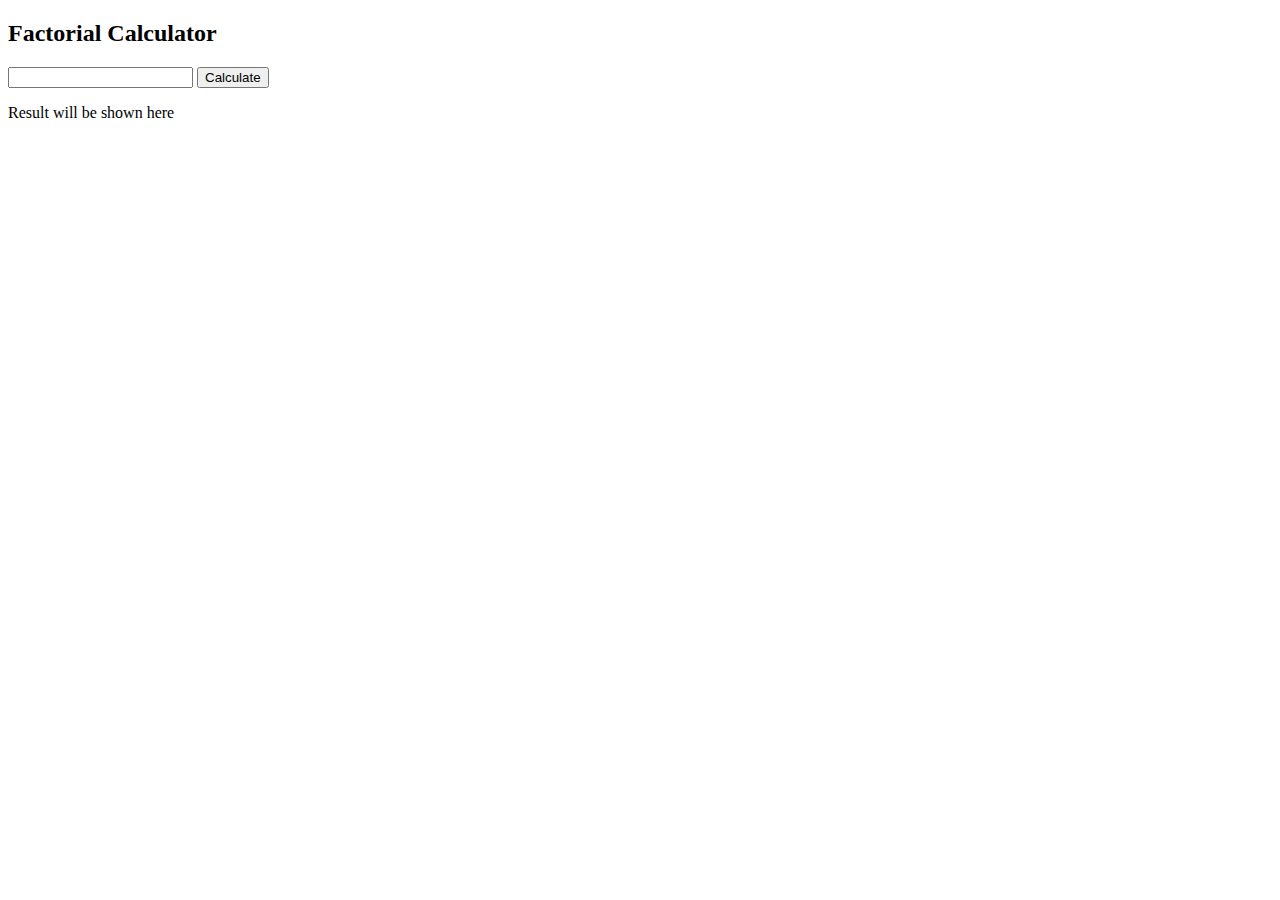
<file: Minggu 3/Latihan 1/index.html>
<!DOCTYPE html>
<html>
<body>

<h2>Factorial Calculator</h2>

<input id="datainput"/>
<button onclick="calculateFactorial()">Calculate</button>
<p id="demo">Result will be shown here</p>

<script>
    function faktorial(n) {
        if (n === 0) {
            return 1;
        }
        return n * faktorial(n - 1);
    }
    
    function calculateFactorial() {
        var inputValue = parseInt(document.getElementById("datainput").value);
        var result = faktorial(inputValue);
        document.getElementById("demo").innerHTML = "Factorial of " + inputValue + " is: " + result;
    }
</script>
</body>
</html>
</file>
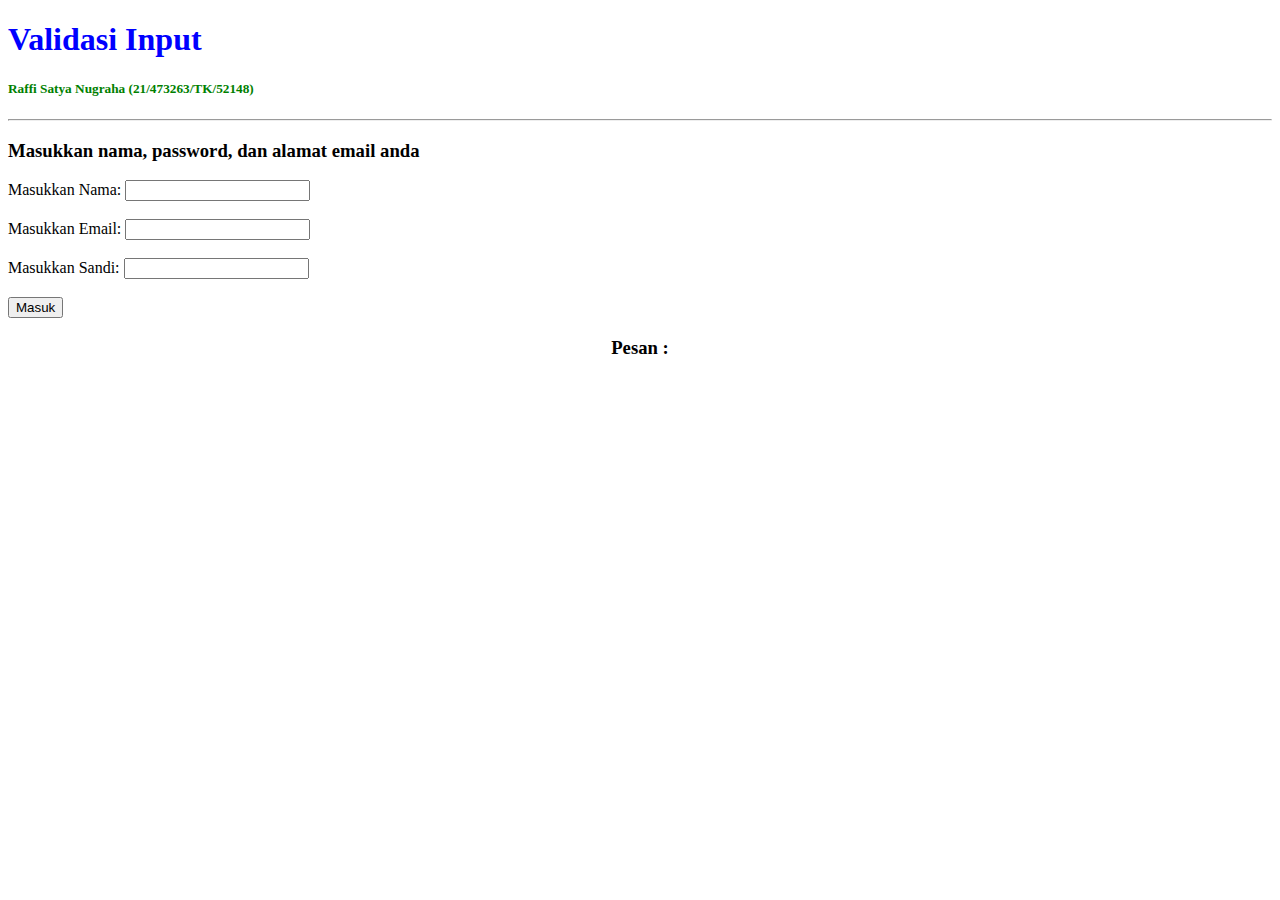
<file: Minggu 3/Latihan 2/index.html>
<!DOCTYPE html>
<html>
<head>
    <title>Validasi Input - Raffi Satya Nugraha</title>
</head>
<body>
    <h1 style="color:blue">Validasi Input</h1>
	<h5 style="color:green">Raffi Satya Nugraha (21/473263/TK/52148)</h5>
    <hr>
    <h3>Masukkan nama, password, dan alamat email anda</h3>

    <label for="nama">Masukkan Nama:</label>
    <input type="text" id="nama">
    <br>
    <br>
    <label for="email">Masukkan Email:</label>
    <input type="email" id="email">
    <br>
    <br>
    <label for="password">Masukkan Sandi:</label>
    <input type="password" id="password">
    <br>
    <br>
    <button onclick="checkPassword()">Masuk</button>
    <h3 align="center"> Pesan :  </h3> 
    <p id="error" align="center"></p>
    <br>
    <br>
    <br>

    <script>
        function checkPassword() {
            const namaElement = document.getElementById("nama");
            const emailElement = document.getElementById("email");
            const passwordElement = document.getElementById("password");
            const errorElement = document.getElementById("error");

            const nama = namaElement.value;
            const email = emailElement.value;
            const password = passwordElement.value;

            if (nama === "Raffi" && email === "raffi.satya.nugraha@mail.ugm.ac.id" && password === "sss") {
                errorElement.textContent = "Sandi Benar. Halo Raffi :)"; 
                alert("Sandi Benar. Halo Raffi :)")
                 
            } else {
                errorElement.textContent = "Sandi salah. Anda Bukan Raffi!";
                alert("Sandi salah. Anda Bukan Raffi!")
            }
        }
    </script>
</body>
</html>
</file>
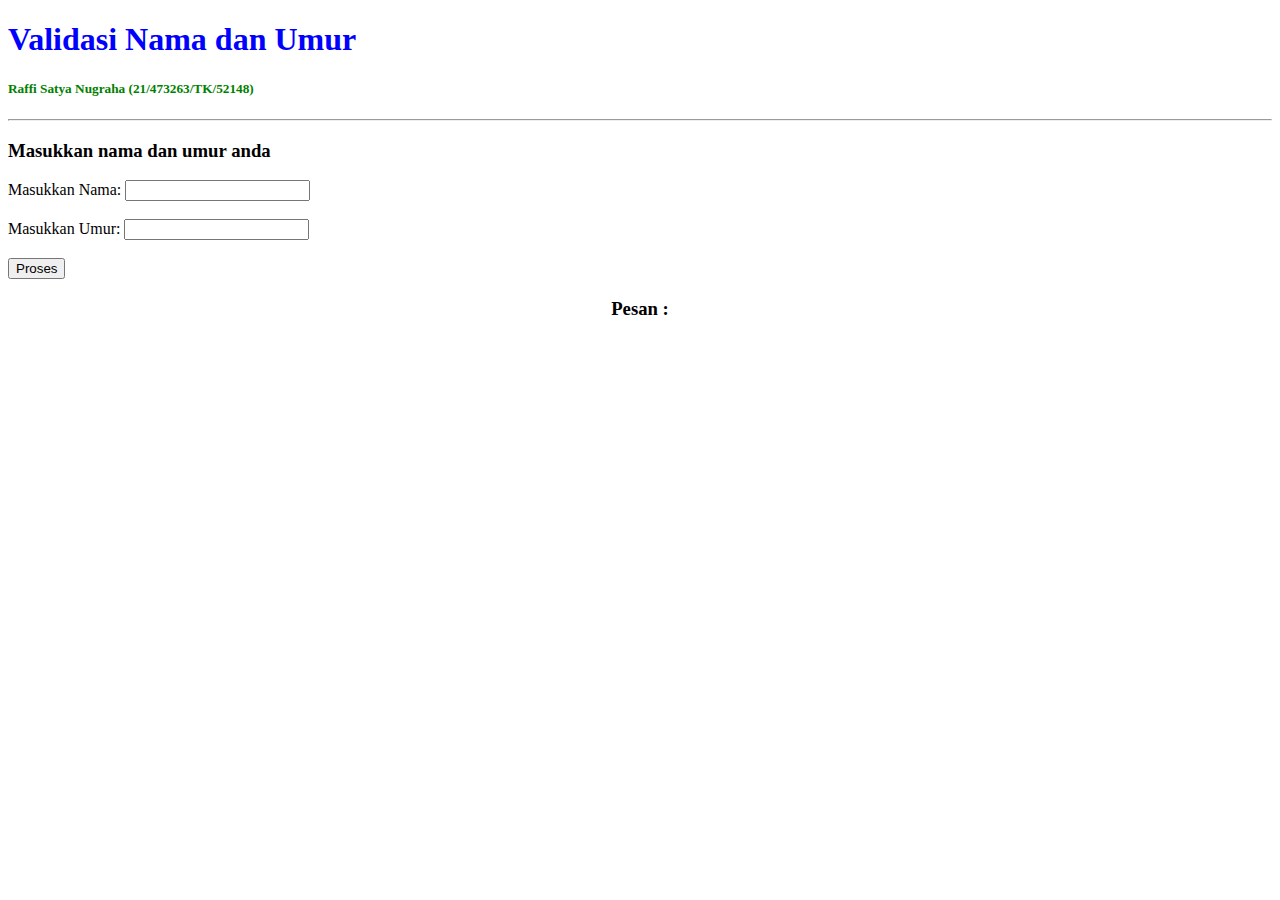
<file: Minggu 3/Latihan 3/index.html>
<!DOCTYPE html>
<html>
<head>
    <title>Validasi Nama dan Umur - Raffi Satya Nugraha</title>
</head>
<body>
    <h1 style="color:blue">Validasi Nama dan Umur</h1>
	<h5 style="color:green">Raffi Satya Nugraha (21/473263/TK/52148)</h5>
    <hr>
    <h3>Masukkan nama dan umur anda</h3>
    <label for="nama">Masukkan Nama:</label>
    <input type="text" id="nama">
    <br>
    <br>
    <label for="umur">Masukkan Umur:</label>
    <input type="number" id="umur">
    <br>
    <br>
    <button onclick="checkInput()">Proses</button>
    <p id="error" style="color: red;"></p>
    <h3 align="center"> Pesan :  </h3> 
    <p id="result" align="center"> </p>
    
    <br>
    <br>
    <br>

    <script>
        function checkInput() {
            const namaElement = document.getElementById("nama");
            const umurElement = document.getElementById("umur");
            const errorElement = document.getElementById("error");
            const resultElement = document.getElementById("result");
            
            const nama = namaElement.value;
            const umur = parseInt(umurElement.value);

            errorElement.textContent = ""; 
            resultElement.textContent = ""; // Reset hasil sebelumnya

            if (nama === "") {
                alert("Isikan Nama!");
                return;
            }

            if (umur < 0) {
                resultElement.textContent = "Anda Game Over";
            } else if (umur <= 5) {
                resultElement.textContent = "Anda masih bayi";
            } else if (umur >=6 && umur <= 15) {
                resultElement.textContent = "Anda masih anak-anak";
            } else if (umur >= 16 && umur <= 30) {
                resultElement.textContent = "Anda masih remaja";
            } else if (umur >= 31 && umur <= 60) {
                resultElement.textContent = "Anda sudah dewasa";
            } else {
                resultElement.textContent = "Anda sudah tua";
            }
        }
    </script>
</body>
</html>
</file>
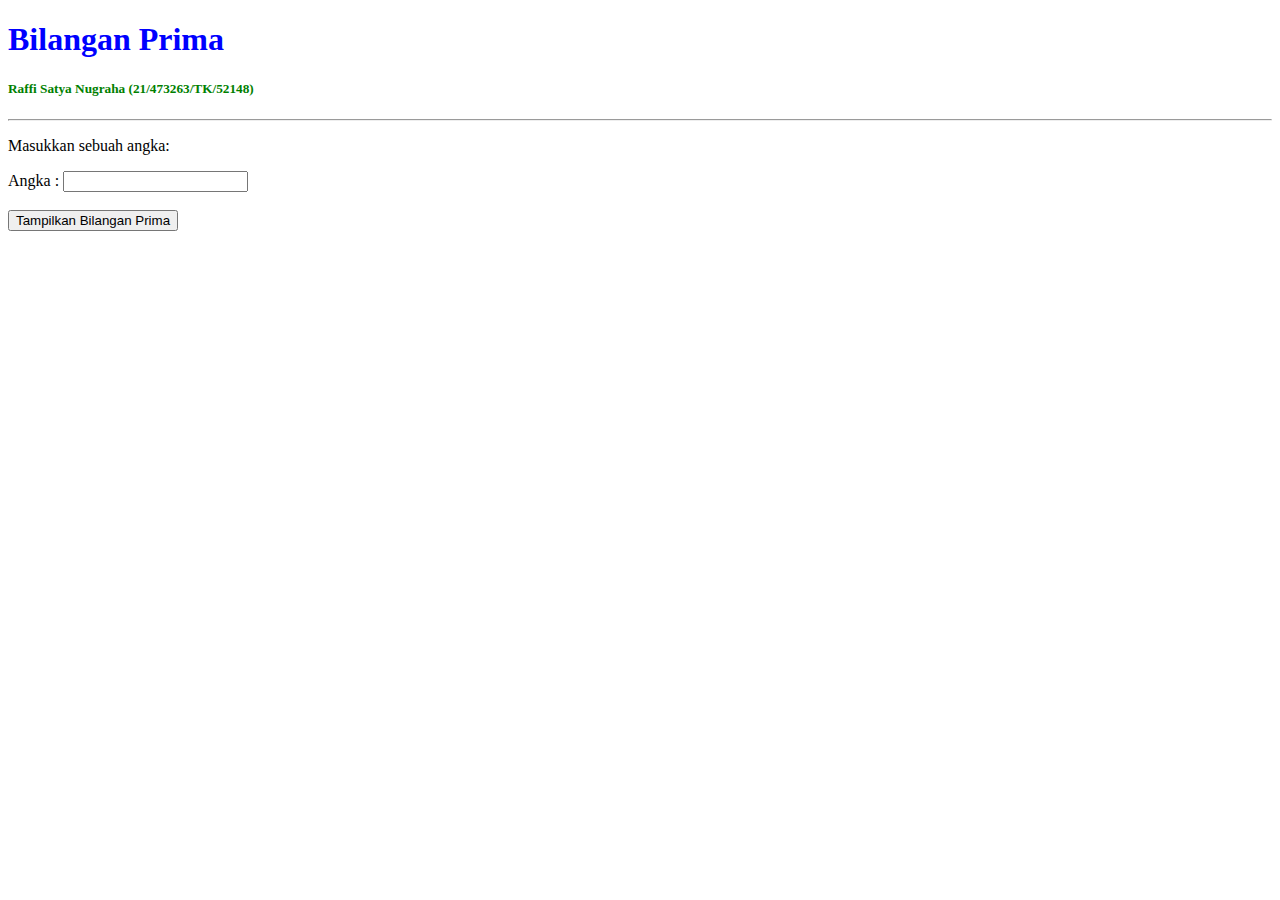
<file: Minggu 3/Latihan 4/index.html>
<!DOCTYPE html>
<html>
<head>
    <title>Bilangan Prima - Raffi Satya Nugraha</title>
</head>
<body>
    <h1 style="color:blue">Bilangan Prima</h1>
	<h5 style="color:green">Raffi Satya Nugraha (21/473263/TK/52148)</h5>
    <hr>
    <p>Masukkan sebuah angka:</p>

    <label for="inputAngka">Angka :</label>
    <input type="number" id="inputAngka">
    <br>
    <br>
    <button onclick="tampilkanBilanganPrima()">Tampilkan Bilangan Prima</button>
    
    <p id="hasil"></p>

    <script>
        function tampilkanBilanganPrima() {
            const inputAngkaElement = document.getElementById("inputAngka");
            const hasilElement = document.getElementById("hasil");
            
            const angka = parseInt(inputAngkaElement.value);

            hasilElement.textContent = ""; // Reset hasil sebelumnya

            if (isNaN(angka) || angka <= 1) {
                hasilElement.textContent = "Masukkan angka lebih dari 1!";
                return;
            }

            // Fungsi untuk mengecek apakah suatu angka prima
            function isPrima(n) {
                if (n <= 1) return false;
                if (n <= 3) return true;
                if (n % 2 === 0 || n % 3 === 0) return false;
                let i = 5;
                while (i * i <= n) {
                    if (n % i === 0 || n % (i + 2) === 0) return false;
                    i += 6;
                }
                return true;
            }

            let bilanganPrima = [];
            for (let i = 2; i <= angka; i++) {
                if (isPrima(i)) {
                    bilanganPrima.push(i);
                }
            }

            hasilElement.textContent = `Bilangan prima dari 2 sampai ${angka}: ${bilanganPrima.join(', ')}`;
        }
    </script>
</body>
</html>
</file>
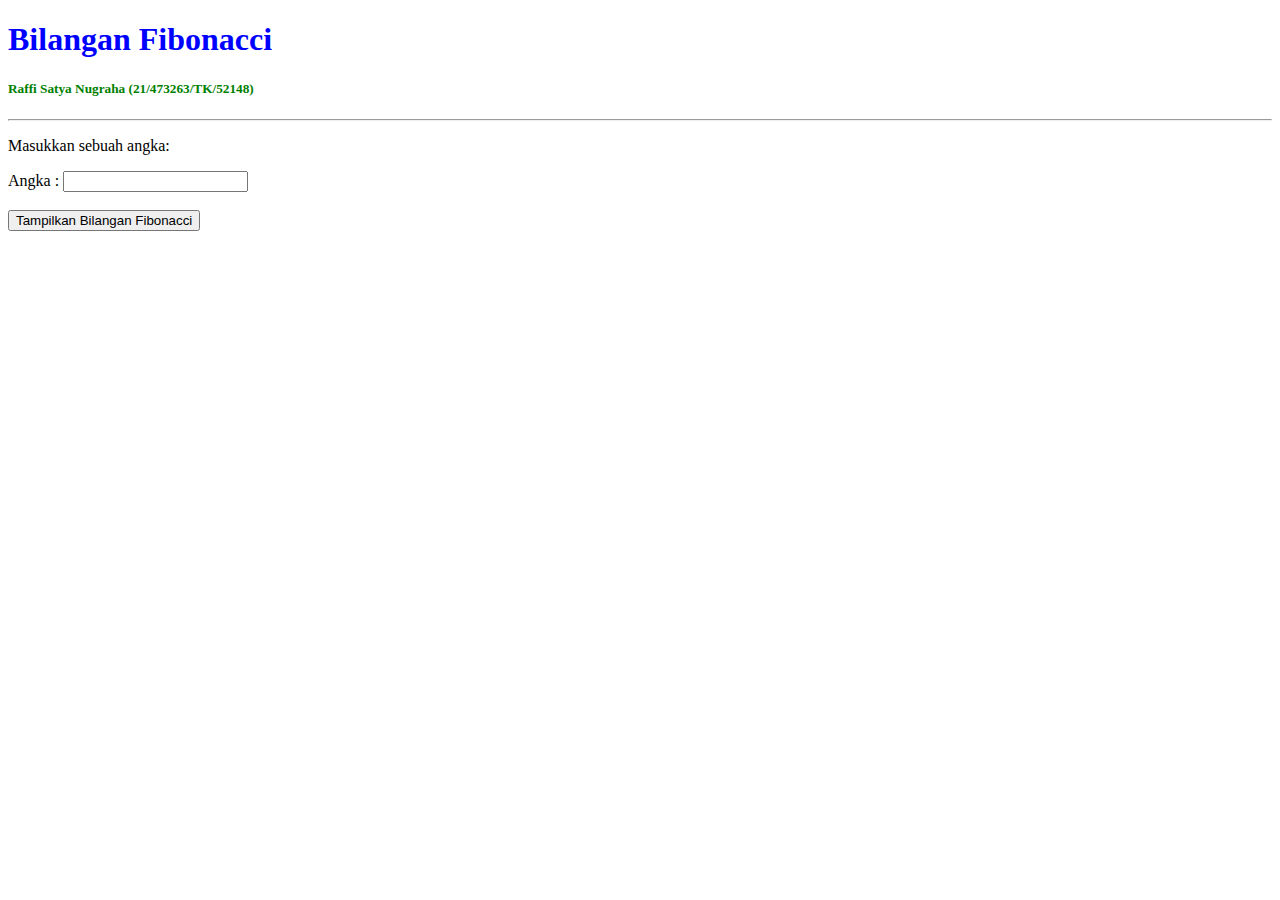
<file: Minggu 3/Latihan 5/index.html>
<!DOCTYPE html>
<html>
<head>
    <title>Bilangan Fibonacci - Raffi Satya Nugraha</title>
</head>
<body>
    <h1 style="color:blue">Bilangan Fibonacci</h1>
	<h5 style="color:green">Raffi Satya Nugraha (21/473263/TK/52148)</h5>
	<hr>
    <p>Masukkan sebuah angka:</p>

    <label for="inputAngka">Angka :</label>
    <input type="number" id="inputAngka">
    <br>
	<br>
    <button onclick="bilanganFibonacci()">Tampilkan Bilangan Fibonacci</button>
    
    <p id="hasil"></p>
	<br>
    <br>
    <br>

    <script>
        function bilanganFibonacci() {
            const inputAngkaElement = document.getElementById("inputAngka");
            const hasilElement = document.getElementById("hasil");
            
            const angka = parseInt(inputAngkaElement.value);

            hasilElement.textContent = ""; 

            if (isNaN(angka) || angka <= 0) {
                hasilElement.textContent = "Masukkan angka positif dan >0!";
                return;
            }

            
            function generateFibonacci(n) {
                const fibonacci = [1, 1];
                for (let i = 2; i < n; i++) {
                    fibonacci[i] = fibonacci[i - 1] + fibonacci[i - 2];
                }
                return fibonacci;
            }

            const fibonacciNumbers = generateFibonacci(angka);
            hasilElement.textContent = `Bilangan Fibonacci dari 1 sampai ${angka}: ${fibonacciNumbers.join(', ')}`;
        }
    </script>
</body>
</html>
</file>
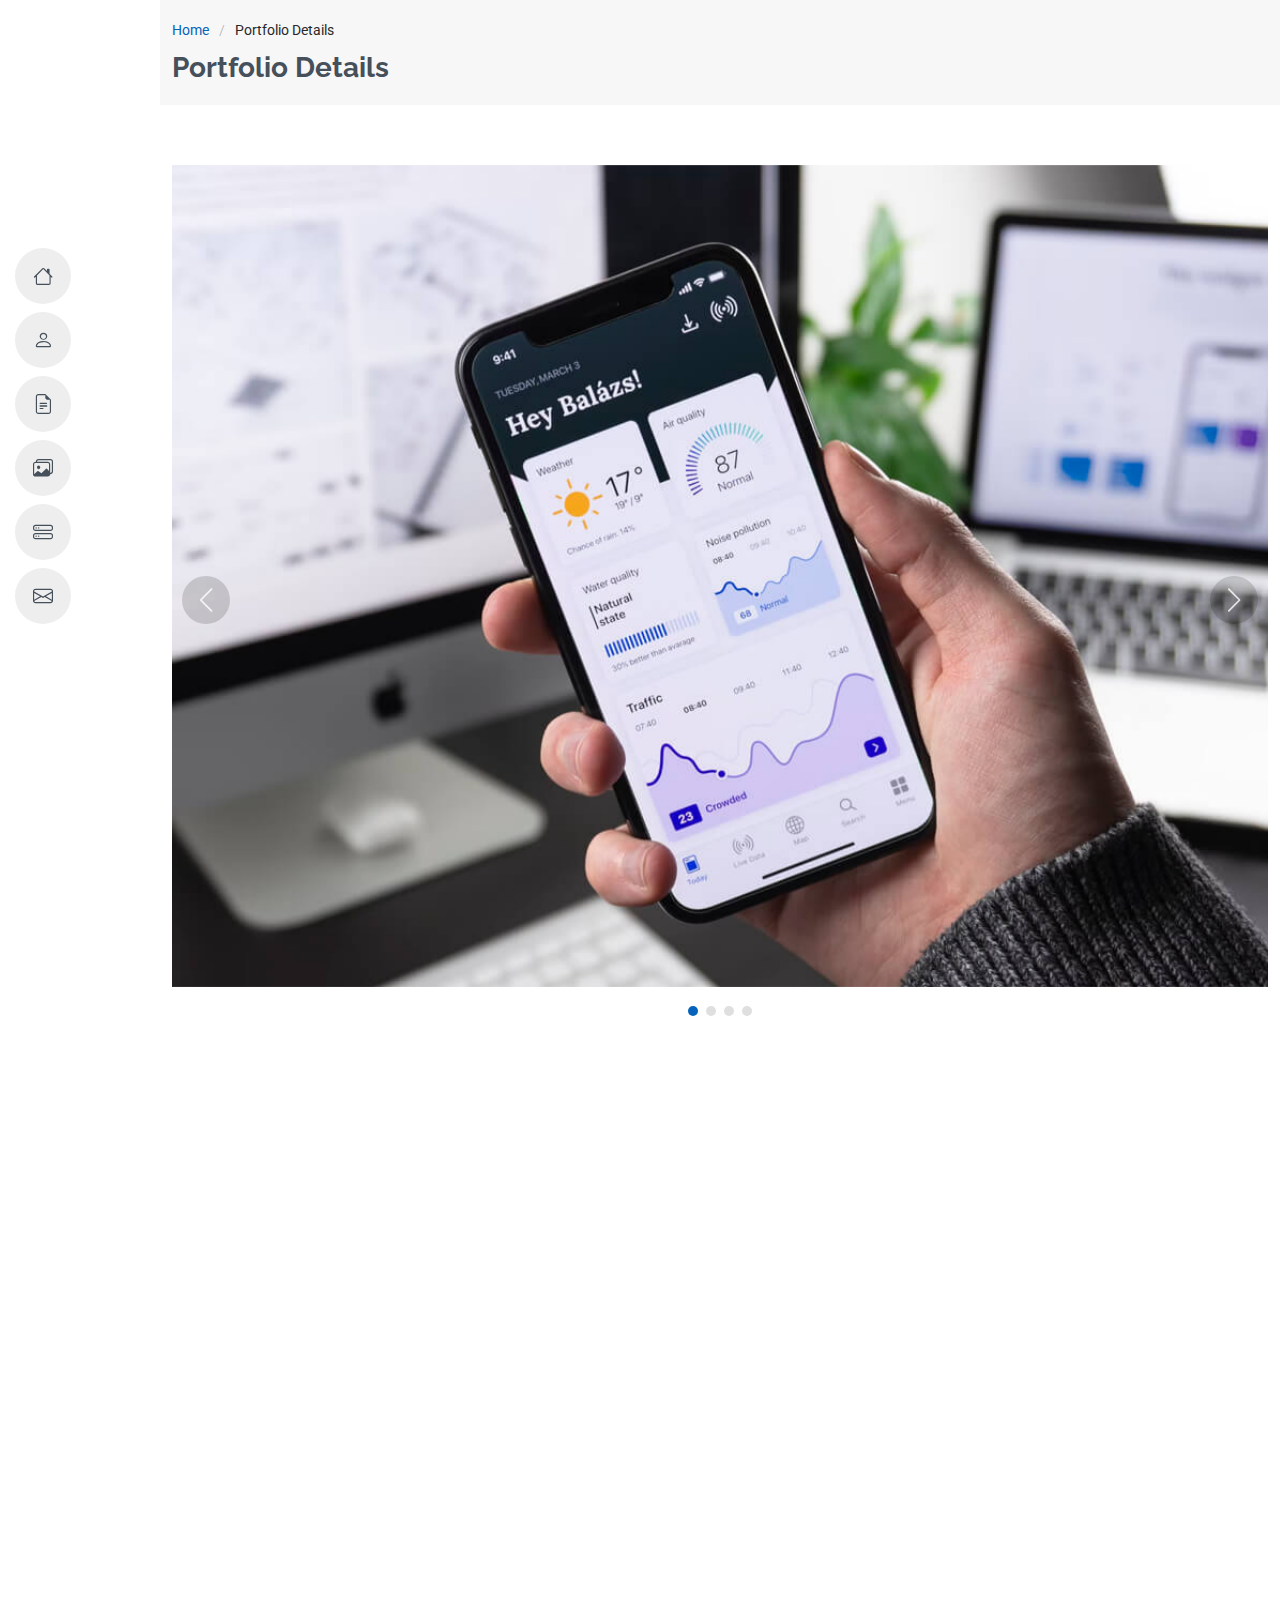
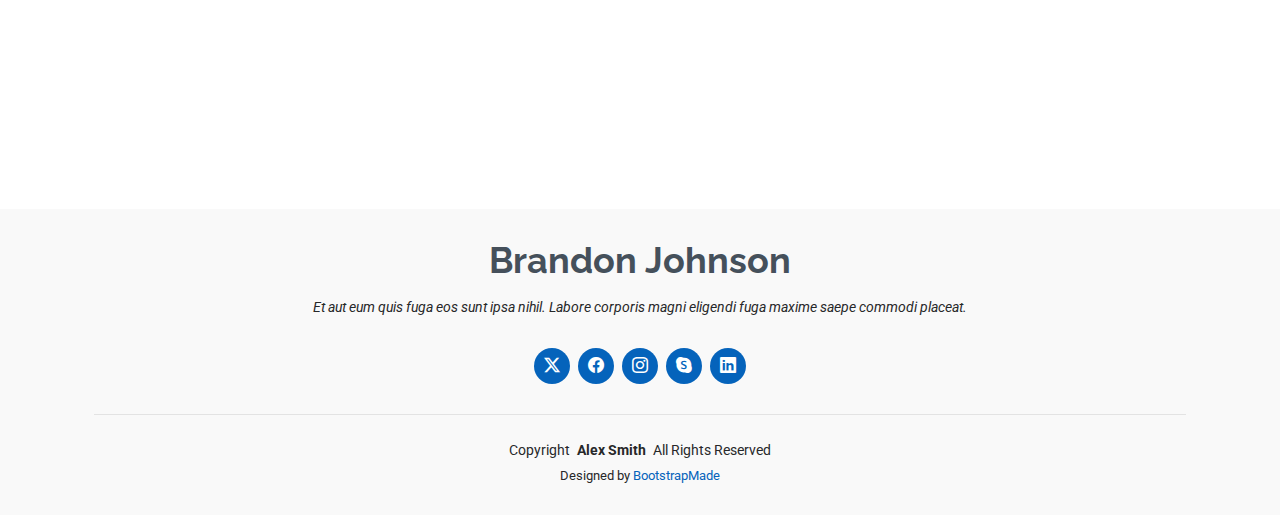
<file: portfolio-details.html>
<!DOCTYPE html>
<html lang="en">

<head>
  <meta charset="utf-8">
  <meta content="width=device-width, initial-scale=1.0" name="viewport">
  <title>Portfolio Details - MyResume Bootstrap Template</title>
  <meta content="" name="description">
  <meta content="" name="keywords">

  <!-- Favicons -->
  <link href="assets/img/favicon.png" rel="icon">
  <link href="assets/img/apple-touch-icon.png" rel="apple-touch-icon">

  <!-- Fonts -->
  <link href="https://fonts.googleapis.com" rel="preconnect">
  <link href="https://fonts.gstatic.com" rel="preconnect" crossorigin>
  <link href="https://fonts.googleapis.com/css2?family=Roboto:ital,wght@0,100;0,300;0,400;0,500;0,700;0,900;1,100;1,300;1,400;1,500;1,700;1,900&family=Poppins:ital,wght@0,100;0,200;0,300;0,400;0,500;0,600;0,700;0,800;0,900;1,100;1,200;1,300;1,400;1,500;1,600;1,700;1,800;1,900&family=Raleway:ital,wght@0,100;0,200;0,300;0,400;0,500;0,600;0,700;0,800;0,900;1,100;1,200;1,300;1,400;1,500;1,600;1,700;1,800;1,900&display=swap" rel="stylesheet">

  <!-- Vendor CSS Files -->
  <link href="assets/vendor/bootstrap/css/bootstrap.min.css" rel="stylesheet">
  <link href="assets/vendor/bootstrap-icons/bootstrap-icons.css" rel="stylesheet">
  <link href="assets/vendor/aos/aos.css" rel="stylesheet">
  <link href="assets/vendor/glightbox/css/glightbox.min.css" rel="stylesheet">
  <link href="assets/vendor/swiper/swiper-bundle.min.css" rel="stylesheet">

  <!-- Main CSS File -->
  <link href="assets/css/main.css" rel="stylesheet">

  <!-- =======================================================
  * Template Name: MyResume
  * Template URL: https://bootstrapmade.com/free-html-bootstrap-template-my-resume/
  * Updated: Jun 29 2024 with Bootstrap v5.3.3
  * Author: BootstrapMade.com
  * License: https://bootstrapmade.com/license/
  ======================================================== -->
</head>

<body class="portfolio-details-page">

  <header id="header" class="header d-flex flex-column justify-content-center">

    <i class="header-toggle d-xl-none bi bi-list"></i>

    <nav id="navmenu" class="navmenu">
      <ul>
        <li><a href="#hero"><i class="bi bi-house navicon"></i><span>Home</span></a></li>
        <li><a href="#about"><i class="bi bi-person navicon"></i><span>About</span></a></li>
        <li><a href="#resume"><i class="bi bi-file-earmark-text navicon"></i><span>Resume</span></a></li>
        <li><a href="#portfolio"><i class="bi bi-images navicon"></i><span>Portfolio</span></a></li>
        <li><a href="#services"><i class="bi bi-hdd-stack navicon"></i><span>Services</span></a></li>
        <li><a href="#contact"><i class="bi bi-envelope navicon"></i><span>Contact</span></a></li>
      </ul>
    </nav>

  </header>

  <main class="main">

    <!-- Page Title -->
    <div class="page-title" data-aos="fade">
      <div class="container">
        <nav class="breadcrumbs">
          <ol>
            <li><a href="index.html">Home</a></li>
            <li class="current">Portfolio Details</li>
          </ol>
        </nav>
        <h1>Portfolio Details</h1>
      </div>
    </div><!-- End Page Title -->

    <!-- Portfolio Details Section -->
    <section id="portfolio-details" class="portfolio-details section">

      <div class="container" data-aos="fade-up">

        <div class="portfolio-details-slider swiper init-swiper">
          <script type="application/json" class="swiper-config">
            {
              "loop": true,
              "speed": 600,
              "autoplay": {
                "delay": 5000
              },
              "slidesPerView": "auto",
              "navigation": {
                "nextEl": ".swiper-button-next",
                "prevEl": ".swiper-button-prev"
              },
              "pagination": {
                "el": ".swiper-pagination",
                "type": "bullets",
                "clickable": true
              }
            }
          </script>
          <div class="swiper-wrapper align-items-center">

            <div class="swiper-slide">
              <img src="assets/img/portfolio/app-1.jpg" alt="">
            </div>

            <div class="swiper-slide">
              <img src="assets/img/portfolio/product-1.jpg" alt="">
            </div>

            <div class="swiper-slide">
              <img src="assets/img/portfolio/branding-1.jpg" alt="">
            </div>

            <div class="swiper-slide">
              <img src="assets/img/portfolio/books-1.jpg" alt="">
            </div>

          </div>
          <div class="swiper-button-prev"></div>
          <div class="swiper-button-next"></div>
          <div class="swiper-pagination"></div>
        </div>

        <div class="row justify-content-between gy-4 mt-4">

          <div class="col-lg-8" data-aos="fade-up">
            <div class="portfolio-description">
              <h2>This is an example of portfolio details</h2>
              <p>
                Autem ipsum nam porro corporis rerum. Quis eos dolorem eos itaque inventore commodi labore quia quia. Exercitationem repudiandae officiis neque suscipit non officia eaque itaque enim. Voluptatem officia accusantium nesciunt est omnis tempora consectetur dignissimos. Sequi nulla at esse enim cum deserunt eius.
              </p>
              <p>
                Amet consequatur qui dolore veniam voluptatem voluptatem sit. Non aspernatur atque natus ut cum nam et. Praesentium error dolores rerum minus sequi quia veritatis eum. Eos et doloribus doloremque nesciunt molestiae laboriosam.
              </p>

              <div class="testimonial-item">
                <p>
                  <i class="bi bi-quote quote-icon-left"></i>
                  <span>Export tempor illum tamen malis malis eram quae irure esse labore quem cillum quid cillum eram malis quorum velit fore eram velit sunt aliqua noster fugiat irure amet legam anim culpa.</span>
                  <i class="bi bi-quote quote-icon-right"></i>
                </p>
                <div>
                  <img src="assets/img/testimonials/testimonials-2.jpg" class="testimonial-img" alt="">
                  <h3>Sara Wilsson</h3>
                  <h4>Designer</h4>
                </div>
              </div>

              <p>
                Impedit ipsum quae et aliquid doloribus et voluptatem quasi. Perspiciatis occaecati earum et magnam animi. Quibusdam non qui ea vitae suscipit vitae sunt. Repudiandae incidunt cumque minus deserunt assumenda tempore. Delectus voluptas necessitatibus est.
              </p>

              <p>
                Sunt voluptatum sapiente facilis quo odio aut ipsum repellat debitis. Molestiae et autem libero. Explicabo et quod necessitatibus similique quis dolor eum. Numquam eaque praesentium rem et qui nesciunt.
              </p>

            </div>
          </div>

          <div class="col-lg-3" data-aos="fade-up" data-aos-delay="100">
            <div class="portfolio-info">
              <h3>Project information</h3>
              <ul>
                <li><strong>Category</strong> Web design</li>
                <li><strong>Client</strong> ASU Company</li>
                <li><strong>Project date</strong> 01 March, 2020</li>
                <li><strong>Project URL</strong> <a href="#">www.example.com</a></li>
                <li><a href="#" class="btn-visit align-self-start">Visit Website</a></li>
              </ul>
            </div>
          </div>

        </div>

      </div>

    </section><!-- /Portfolio Details Section -->

  </main>

  <footer id="footer" class="footer position-relative light-background">
    <div class="container">
      <h3 class="sitename">Brandon Johnson</h3>
      <p>Et aut eum quis fuga eos sunt ipsa nihil. Labore corporis magni eligendi fuga maxime saepe commodi placeat.</p>
      <div class="social-links d-flex justify-content-center">
        <a href=""><i class="bi bi-twitter-x"></i></a>
        <a href=""><i class="bi bi-facebook"></i></a>
        <a href=""><i class="bi bi-instagram"></i></a>
        <a href=""><i class="bi bi-skype"></i></a>
        <a href=""><i class="bi bi-linkedin"></i></a>
      </div>
      <div class="container">
        <div class="copyright">
          <span>Copyright</span> <strong class="px-1 sitename">Alex Smith</strong> <span>All Rights Reserved</span>
        </div>
        <div class="credits">
          <!-- All the links in the footer should remain intact. -->
          <!-- You can delete the links only if you've purchased the pro version. -->
          <!-- Licensing information: https://bootstrapmade.com/license/ -->
          <!-- Purchase the pro version with working PHP/AJAX contact form: [buy-url] -->
          Designed by <a href="https://bootstrapmade.com/">BootstrapMade</a>
        </div>
      </div>
    </div>
  </footer>

  <!-- Scroll Top -->
  <a href="#" id="scroll-top" class="scroll-top d-flex align-items-center justify-content-center"><i class="bi bi-arrow-up-short"></i></a>

  <!-- Preloader -->
  <div id="preloader"></div>

  <!-- Vendor JS Files -->
  <script src="assets/vendor/bootstrap/js/bootstrap.bundle.min.js"></script>
  <script src="assets/vendor/php-email-form/validate.js"></script>
  <script src="assets/vendor/aos/aos.js"></script>
  <script src="assets/vendor/typed.js/typed.umd.js"></script>
  <script src="assets/vendor/purecounter/purecounter_vanilla.js"></script>
  <script src="assets/vendor/waypoints/noframework.waypoints.js"></script>
  <script src="assets/vendor/glightbox/js/glightbox.min.js"></script>
  <script src="assets/vendor/imagesloaded/imagesloaded.pkgd.min.js"></script>
  <script src="assets/vendor/isotope-layout/isotope.pkgd.min.js"></script>
  <script src="assets/vendor/swiper/swiper-bundle.min.js"></script>

  <!-- Main JS File -->
  <script src="assets/js/main.js"></script>

</body>

</html>
</file>
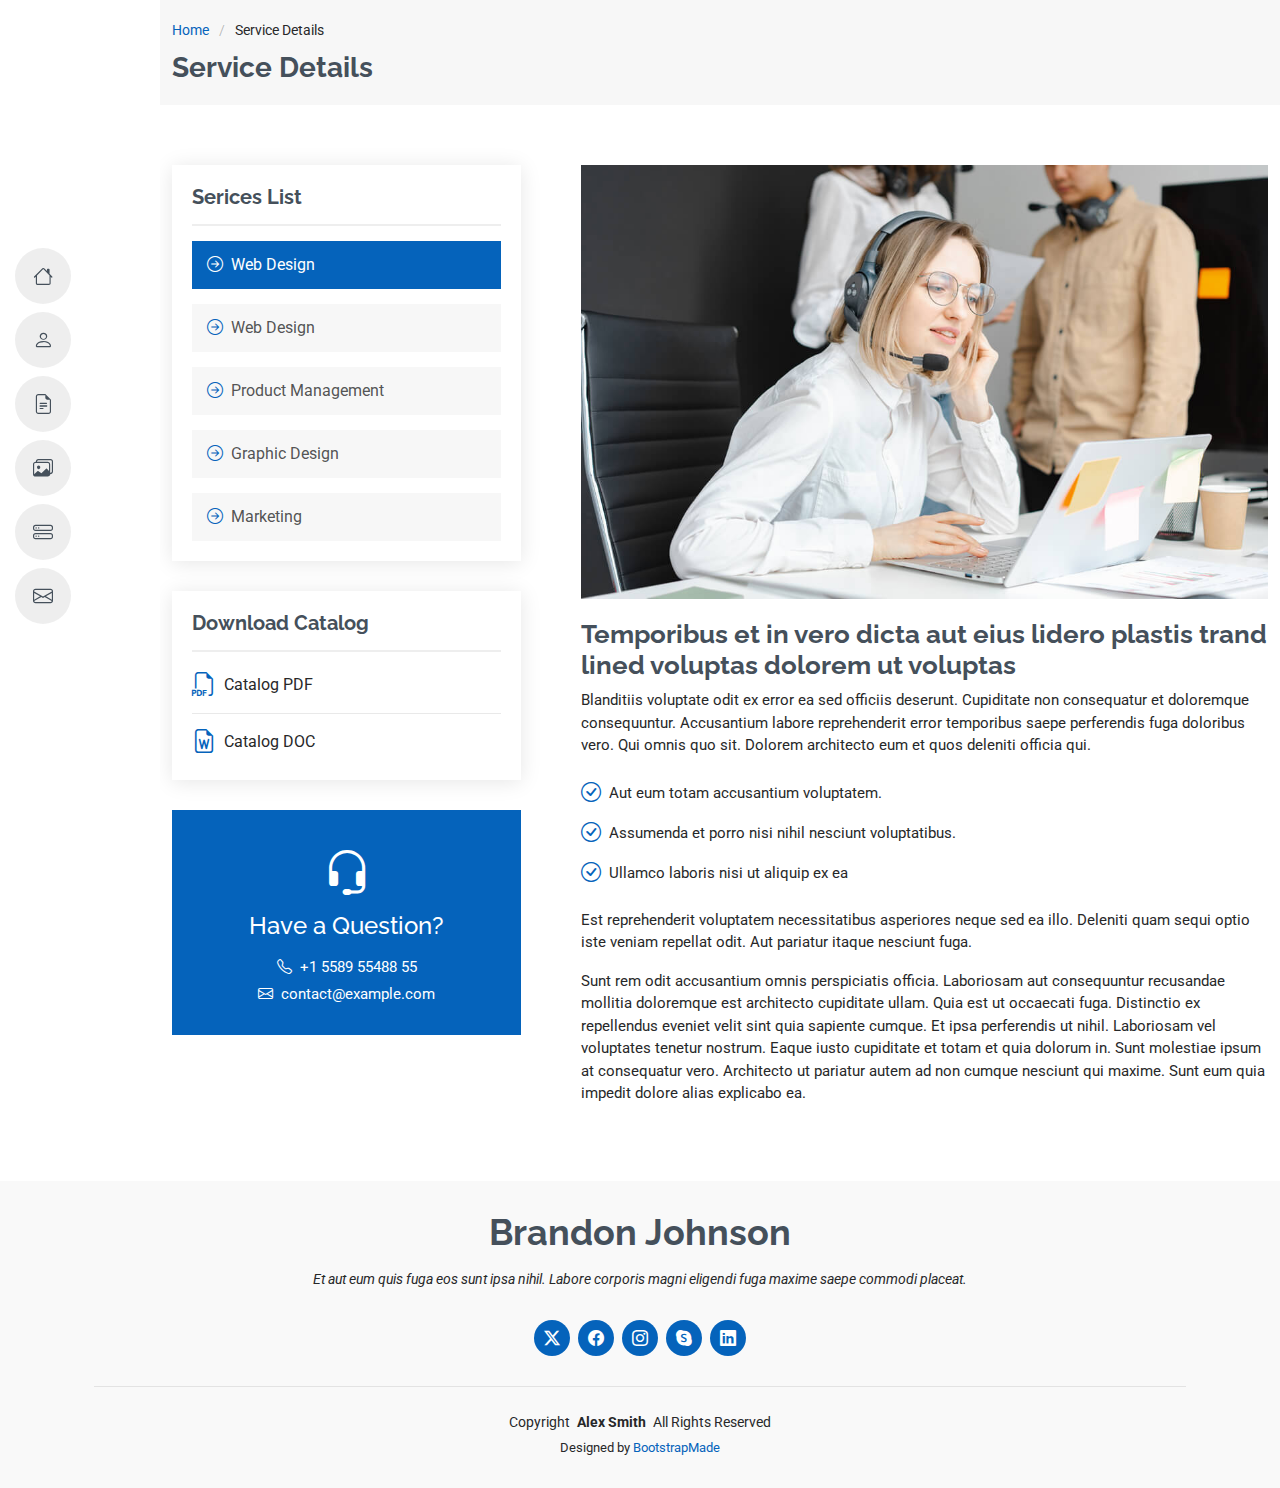
<file: service-details.html>
<!DOCTYPE html>
<html lang="en">

<head>
  <meta charset="utf-8">
  <meta content="width=device-width, initial-scale=1.0" name="viewport">
  <title>Service Details - MyResume Bootstrap Template</title>
  <meta content="" name="description">
  <meta content="" name="keywords">

  <!-- Favicons -->
  <link href="assets/img/favicon.png" rel="icon">
  <link href="assets/img/apple-touch-icon.png" rel="apple-touch-icon">

  <!-- Fonts -->
  <link href="https://fonts.googleapis.com" rel="preconnect">
  <link href="https://fonts.gstatic.com" rel="preconnect" crossorigin>
  <link href="https://fonts.googleapis.com/css2?family=Roboto:ital,wght@0,100;0,300;0,400;0,500;0,700;0,900;1,100;1,300;1,400;1,500;1,700;1,900&family=Poppins:ital,wght@0,100;0,200;0,300;0,400;0,500;0,600;0,700;0,800;0,900;1,100;1,200;1,300;1,400;1,500;1,600;1,700;1,800;1,900&family=Raleway:ital,wght@0,100;0,200;0,300;0,400;0,500;0,600;0,700;0,800;0,900;1,100;1,200;1,300;1,400;1,500;1,600;1,700;1,800;1,900&display=swap" rel="stylesheet">

  <!-- Vendor CSS Files -->
  <link href="assets/vendor/bootstrap/css/bootstrap.min.css" rel="stylesheet">
  <link href="assets/vendor/bootstrap-icons/bootstrap-icons.css" rel="stylesheet">
  <link href="assets/vendor/aos/aos.css" rel="stylesheet">
  <link href="assets/vendor/glightbox/css/glightbox.min.css" rel="stylesheet">
  <link href="assets/vendor/swiper/swiper-bundle.min.css" rel="stylesheet">

  <!-- Main CSS File -->
  <link href="assets/css/main.css" rel="stylesheet">

  <!-- =======================================================
  * Template Name: MyResume
  * Template URL: https://bootstrapmade.com/free-html-bootstrap-template-my-resume/
  * Updated: Jun 29 2024 with Bootstrap v5.3.3
  * Author: BootstrapMade.com
  * License: https://bootstrapmade.com/license/
  ======================================================== -->
</head>

<body class="service-details-page">

  <header id="header" class="header d-flex flex-column justify-content-center">

    <i class="header-toggle d-xl-none bi bi-list"></i>

    <nav id="navmenu" class="navmenu">
      <ul>
        <li><a href="#hero"><i class="bi bi-house navicon"></i><span>Home</span></a></li>
        <li><a href="#about"><i class="bi bi-person navicon"></i><span>About</span></a></li>
        <li><a href="#resume"><i class="bi bi-file-earmark-text navicon"></i><span>Resume</span></a></li>
        <li><a href="#portfolio"><i class="bi bi-images navicon"></i><span>Portfolio</span></a></li>
        <li><a href="#services"><i class="bi bi-hdd-stack navicon"></i><span>Services</span></a></li>
        <li><a href="#contact"><i class="bi bi-envelope navicon"></i><span>Contact</span></a></li>
      </ul>
    </nav>

  </header>

  <main class="main">

    <!-- Page Title -->
    <div class="page-title" data-aos="fade">
      <div class="container">
        <nav class="breadcrumbs">
          <ol>
            <li><a href="index.html">Home</a></li>
            <li class="current">Service Details</li>
          </ol>
        </nav>
        <h1>Service Details</h1>
      </div>
    </div><!-- End Page Title -->

    <!-- Service Details Section -->
    <section id="service-details" class="service-details section">

      <div class="container">

        <div class="row gy-5">

          <div class="col-lg-4" data-aos="fade-up" data-aos-delay="100">

            <div class="service-box">
              <h4>Serices List</h4>
              <div class="services-list">
                <a href="#" class="active"><i class="bi bi-arrow-right-circle"></i><span>Web Design</span></a>
                <a href="#"><i class="bi bi-arrow-right-circle"></i><span>Web Design</span></a>
                <a href="#"><i class="bi bi-arrow-right-circle"></i><span>Product Management</span></a>
                <a href="#"><i class="bi bi-arrow-right-circle"></i><span>Graphic Design</span></a>
                <a href="#"><i class="bi bi-arrow-right-circle"></i><span>Marketing</span></a>
              </div>
            </div><!-- End Services List -->

            <div class="service-box">
              <h4>Download Catalog</h4>
              <div class="download-catalog">
                <a href="#"><i class="bi bi-filetype-pdf"></i><span>Catalog PDF</span></a>
                <a href="#"><i class="bi bi-file-earmark-word"></i><span>Catalog DOC</span></a>
              </div>
            </div><!-- End Services List -->

            <div class="help-box d-flex flex-column justify-content-center align-items-center">
              <i class="bi bi-headset help-icon"></i>
              <h4>Have a Question?</h4>
              <p class="d-flex align-items-center mt-2 mb-0"><i class="bi bi-telephone me-2"></i> <span>+1 5589 55488 55</span></p>
              <p class="d-flex align-items-center mt-1 mb-0"><i class="bi bi-envelope me-2"></i> <a href="mailto:contact@example.com">contact@example.com</a></p>
            </div>

          </div>

          <div class="col-lg-8 ps-lg-5" data-aos="fade-up" data-aos-delay="200">
            <img src="assets/img/services.jpg" alt="" class="img-fluid services-img">
            <h3>Temporibus et in vero dicta aut eius lidero plastis trand lined voluptas dolorem ut voluptas</h3>
            <p>
              Blanditiis voluptate odit ex error ea sed officiis deserunt. Cupiditate non consequatur et doloremque consequuntur. Accusantium labore reprehenderit error temporibus saepe perferendis fuga doloribus vero. Qui omnis quo sit. Dolorem architecto eum et quos deleniti officia qui.
            </p>
            <ul>
              <li><i class="bi bi-check-circle"></i> <span>Aut eum totam accusantium voluptatem.</span></li>
              <li><i class="bi bi-check-circle"></i> <span>Assumenda et porro nisi nihil nesciunt voluptatibus.</span></li>
              <li><i class="bi bi-check-circle"></i> <span>Ullamco laboris nisi ut aliquip ex ea</span></li>
            </ul>
            <p>
              Est reprehenderit voluptatem necessitatibus asperiores neque sed ea illo. Deleniti quam sequi optio iste veniam repellat odit. Aut pariatur itaque nesciunt fuga.
            </p>
            <p>
              Sunt rem odit accusantium omnis perspiciatis officia. Laboriosam aut consequuntur recusandae mollitia doloremque est architecto cupiditate ullam. Quia est ut occaecati fuga. Distinctio ex repellendus eveniet velit sint quia sapiente cumque. Et ipsa perferendis ut nihil. Laboriosam vel voluptates tenetur nostrum. Eaque iusto cupiditate et totam et quia dolorum in. Sunt molestiae ipsum at consequatur vero. Architecto ut pariatur autem ad non cumque nesciunt qui maxime. Sunt eum quia impedit dolore alias explicabo ea.
            </p>
          </div>

        </div>

      </div>

    </section><!-- /Service Details Section -->

  </main>

  <footer id="footer" class="footer position-relative light-background">
    <div class="container">
      <h3 class="sitename">Brandon Johnson</h3>
      <p>Et aut eum quis fuga eos sunt ipsa nihil. Labore corporis magni eligendi fuga maxime saepe commodi placeat.</p>
      <div class="social-links d-flex justify-content-center">
        <a href=""><i class="bi bi-twitter-x"></i></a>
        <a href=""><i class="bi bi-facebook"></i></a>
        <a href=""><i class="bi bi-instagram"></i></a>
        <a href=""><i class="bi bi-skype"></i></a>
        <a href=""><i class="bi bi-linkedin"></i></a>
      </div>
      <div class="container">
        <div class="copyright">
          <span>Copyright</span> <strong class="px-1 sitename">Alex Smith</strong> <span>All Rights Reserved</span>
        </div>
        <div class="credits">
          <!-- All the links in the footer should remain intact. -->
          <!-- You can delete the links only if you've purchased the pro version. -->
          <!-- Licensing information: https://bootstrapmade.com/license/ -->
          <!-- Purchase the pro version with working PHP/AJAX contact form: [buy-url] -->
          Designed by <a href="https://bootstrapmade.com/">BootstrapMade</a>
        </div>
      </div>
    </div>
  </footer>

  <!-- Scroll Top -->
  <a href="#" id="scroll-top" class="scroll-top d-flex align-items-center justify-content-center"><i class="bi bi-arrow-up-short"></i></a>

  <!-- Preloader -->
  <div id="preloader"></div>

  <!-- Vendor JS Files -->
  <script src="assets/vendor/bootstrap/js/bootstrap.bundle.min.js"></script>
  <script src="assets/vendor/php-email-form/validate.js"></script>
  <script src="assets/vendor/aos/aos.js"></script>
  <script src="assets/vendor/typed.js/typed.umd.js"></script>
  <script src="assets/vendor/purecounter/purecounter_vanilla.js"></script>
  <script src="assets/vendor/waypoints/noframework.waypoints.js"></script>
  <script src="assets/vendor/glightbox/js/glightbox.min.js"></script>
  <script src="assets/vendor/imagesloaded/imagesloaded.pkgd.min.js"></script>
  <script src="assets/vendor/isotope-layout/isotope.pkgd.min.js"></script>
  <script src="assets/vendor/swiper/swiper-bundle.min.js"></script>

  <!-- Main JS File -->
  <script src="assets/js/main.js"></script>

</body>

</html>
</file>
<file: assets/css/main.css>
/**
* Template Name: MyResume
* Template URL: https://bootstrapmade.com/free-html-bootstrap-template-my-resume/
* Updated: Jun 29 2024 with Bootstrap v5.3.3
* Author: BootstrapMade.com
* License: https://bootstrapmade.com/license/
*/

/*--------------------------------------------------------------
# Font & Color Variables
# Help: https://bootstrapmade.com/color-system/
--------------------------------------------------------------*/
/* Fonts */
:root {
  --default-font: "Roboto",  system-ui, -apple-system, "Segoe UI", Roboto, "Helvetica Neue", Arial, "Noto Sans", "Liberation Sans", sans-serif, "Apple Color Emoji", "Segoe UI Emoji", "Segoe UI Symbol", "Noto Color Emoji";
  --heading-font: "Raleway",  sans-serif;
  --nav-font: "Poppins",  sans-serif;
}

/* Global Colors - The following color variables are used throughout the website. Updating them here will change the color scheme of the entire website */
:root { 
  --background-color: #ffffff; /* Background color for the entire website, including individual sections */
  --default-color: #272829; /* Default color used for the majority of the text content across the entire website */
  --heading-color: #45505b; /* Color for headings, subheadings and title throughout the website */
  --accent-color: #0563bb; /* Accent color that represents your brand on the website. It's used for buttons, links, and other elements that need to stand out */
  --surface-color: #ffffff; /* The surface color is used as a background of boxed elements within sections, such as cards, icon boxes, or other elements that require a visual separation from the global background. */
  --contrast-color: #ffffff; /* Contrast color for text, ensuring readability against backgrounds of accent, heading, or default colors. */
}

/* Nav Menu Colors - The following color variables are used specifically for the navigation menu. They are separate from the global colors to allow for more customization options */
:root {
  --nav-color: #45505b;  /* The default color of the main navmenu links */
  --nav-hover-color: #0563bb; /* Applied to main navmenu links when they are hovered over or active */
  --nav-mobile-background-color: #ffffff; /* Used as the background color for mobile navigation menu */
  --nav-dropdown-background-color: #ffffff; /* Used as the background color for dropdown items that appear when hovering over primary navigation items */
  --nav-dropdown-color: #212529; /* Used for navigation links of the dropdown items in the navigation menu. */
  --nav-dropdown-hover-color: #0563bb; /* Similar to --nav-hover-color, this color is applied to dropdown navigation links when they are hovered over. */
}

/* Color Presets - These classes override global colors when applied to any section or element, providing reuse of the sam color scheme. */

.light-background {
  --background-color: #f9f9f9;
  --surface-color: #ffffff;
}

.dark-background {
  --background-color: #060606;
  --default-color: #ffffff;
  --heading-color: #ffffff;
  --surface-color: #252525;
  --contrast-color: #ffffff;
}

/* Smooth scroll */
:root {
  scroll-behavior: smooth;
}

/*--------------------------------------------------------------
# General Styling & Shared Classes
--------------------------------------------------------------*/
body {
  color: var(--default-color);
  background-color: var(--background-color);
  font-family: var(--default-font);
}

a {
  color: var(--accent-color);
  text-decoration: none;
  transition: 0.3s;
}

a:hover {
  color: color-mix(in srgb, var(--accent-color), transparent 25%);
  text-decoration: none;
}

h1,
h2,
h3,
h4,
h5,
h6 {
  color: var(--heading-color);
  font-family: var(--heading-font);
}

/* PHP Email Form Messages
------------------------------*/
.php-email-form .error-message {
  display: none;
  background: #df1529;
  color: #ffffff;
  text-align: left;
  padding: 15px;
  margin-bottom: 24px;
  font-weight: 600;
}

.php-email-form .sent-message {
  display: none;
  color: #ffffff;
  background: #059652;
  text-align: center;
  padding: 15px;
  margin-bottom: 24px;
  font-weight: 600;
}

.php-email-form .loading {
  display: none;
  background: var(--surface-color);
  text-align: center;
  padding: 15px;
  margin-bottom: 24px;
}

.php-email-form .loading:before {
  content: "";
  display: inline-block;
  border-radius: 50%;
  width: 24px;
  height: 24px;
  margin: 0 10px -6px 0;
  border: 3px solid var(--accent-color);
  border-top-color: var(--surface-color);
  animation: php-email-form-loading 1s linear infinite;
}

@keyframes php-email-form-loading {
  0% {
    transform: rotate(0deg);
  }

  100% {
    transform: rotate(360deg);
  }
}

/*--------------------------------------------------------------
# Global Header
--------------------------------------------------------------*/
.header {
  color: var(--default-color);
  position: fixed;
  top: 0;
  left: 0;
  bottom: 0;
  padding: 0 15px;
  transition: all ease-in-out 0.3s;
  overflow-y: auto;
  z-index: 997;
  min-width: 200px;
}

@media (max-width: 1199px) {
  .header {
    background-color: var(--background-color);
    border-right: 1px solid color-mix(in srgb, var(--default-color), transparent 90%);
    width: 300px;
    left: -100%;
  }
}

@media (min-width: 1200px) and (max-width: 1600px) {
  .header~main {
    margin-left: 160px;
  }

  .header~main .hero {
    margin-left: -160px;
    width: 100vw;
  }
}

.header.header-show {
  left: 0;
}

.header .header-toggle {
  color: var(--contrast-color);
  background-color: var(--accent-color);
  font-size: 22px;
  display: flex;
  align-items: center;
  justify-content: center;
  width: 40px;
  height: 40px;
  border-radius: 50%;
  cursor: pointer;
  position: fixed;
  top: 15px;
  right: 15px;
  z-index: 9999;
  transition: background-color 0.3s;
}

.header .header-toggle:hover {
  color: var(--contrast-color);
  background-color: color-mix(in srgb, var(--accent-color) 90%, white 15%);
}

/*--------------------------------------------------------------
# Navigation Menu
--------------------------------------------------------------*/
.navmenu {
  padding: 0;
  z-index: 9997;
}

.navmenu ul {
  list-style: none;
  padding: 0 0 20px 0;
  margin: 0;
  width: 140px;
}

.navmenu a,
.navmenu a:focus {
  color: var(--nav-color);
  font-family: var(--nav-font);
  display: flex;
  align-items: center;
  padding: 10px 18px;
  margin-bottom: 8px;
  font-size: 15px;
  border-radius: 50px;
  background: color-mix(in srgb, var(--default-color), transparent 92%);
  height: 56px;
  width: 100%;
  overflow: hidden;
  transition: 0.3s;
}

.navmenu a i,
.navmenu a:focus i {
  font-size: 20px;
}

.navmenu a span,
.navmenu a:focus span {
  padding: 0 5px 0 7px;
}

@media (min-width: 992px) {

  .navmenu a,
  .navmenu a:focus {
    max-width: 56px;
  }

  .navmenu a span,
  .navmenu a:focus span {
    display: none;
  }
}

.navmenu a:hover,
.navmenu .active,
.navmenu .active:focus,
.navmenu li:hover>a {
  color: var(--contrast-color);
  background: var(--nav-hover-color);
}

.navmenu a:hover,
.navmenu li:hover>a {
  max-width: 100%;
  color: var(--contrast-color);
}

.navmenu a:hover span,
.navmenu li:hover>a span {
  display: block;
}

/*--------------------------------------------------------------
# Global Footer
--------------------------------------------------------------*/
.footer {
  color: var(--default-color);
  background-color: var(--background-color);
  font-size: 14px;
  text-align: center;
  padding: 30px 0;
  position: relative;
}

.footer h3 {
  font-size: 36px;
  font-weight: 700;
  position: relative;
  padding: 0;
  margin: 0 0 15px 0;
}

.footer p {
  font-size: 15;
  font-style: italic;
  padding: 0;
  margin: 0 0 30px 0;
}

.footer .social-links {
  margin: 0 0 30px 0;
}

.footer .social-links a {
  font-size: 16px;
  display: flex;
  align-items: center;
  justify-content: center;
  background: var(--accent-color);
  color: var(--contrast-color);
  line-height: 1;
  margin: 0 4px;
  border-radius: 50%;
  text-align: center;
  width: 36px;
  height: 36px;
  transition: 0.3s;
}

.footer .social-links a:hover {
  background: color-mix(in srgb, var(--accent-color), transparent 20%);
  text-decoration: none;
}

.footer .copyright {
  padding-top: 25px;
  border-top: 1px solid color-mix(in srgb, var(--default-color), transparent 90%);
}

.footer .credits {
  font-size: 13px;
  padding-top: 5px;
}

/*--------------------------------------------------------------
# Preloader
--------------------------------------------------------------*/
#preloader {
  position: fixed;
  inset: 0;
  z-index: 999999;
  overflow: hidden;
  background: var(--background-color);
  transition: all 0.6s ease-out;
}

#preloader:before {
  content: "";
  position: fixed;
  top: calc(50% - 30px);
  left: calc(50% - 30px);
  border: 6px solid #ffffff;
  border-color: var(--accent-color) transparent var(--accent-color) transparent;
  border-radius: 50%;
  width: 60px;
  height: 60px;
  animation: animate-preloader 1.5s linear infinite;
}

@keyframes animate-preloader {
  0% {
    transform: rotate(0deg);
  }

  100% {
    transform: rotate(360deg);
  }
}

/*--------------------------------------------------------------
# Scroll Top Button
--------------------------------------------------------------*/
.scroll-top {
  position: fixed;
  visibility: hidden;
  opacity: 0;
  right: 15px;
  bottom: -15px;
  z-index: 99999;
  background-color: var(--accent-color);
  width: 44px;
  height: 44px;
  border-radius: 50px;
  transition: all 0.4s;
}

.scroll-top i {
  font-size: 24px;
  color: var(--contrast-color);
  line-height: 0;
}

.scroll-top:hover {
  background-color: color-mix(in srgb, var(--accent-color), transparent 20%);
  color: var(--contrast-color);
}

.scroll-top.active {
  visibility: visible;
  opacity: 1;
  bottom: 15px;
}

/*--------------------------------------------------------------
# Disable aos animation delay on mobile devices
--------------------------------------------------------------*/
@media screen and (max-width: 768px) {
  [data-aos-delay] {
    transition-delay: 0 !important;
  }
}

/*--------------------------------------------------------------
# Global Page Titles & Breadcrumbs
--------------------------------------------------------------*/
.page-title {
  --background-color: color-mix(in srgb, var(--default-color), transparent 96%);
  color: var(--default-color);
  background-color: var(--background-color);
  padding: 20px 0;
  position: relative;
}

.page-title h1 {
  font-size: 28px;
  font-weight: 700;
  margin: 0;
}

.page-title .breadcrumbs ol {
  display: flex;
  flex-wrap: wrap;
  list-style: none;
  padding: 0 0 10px 0;
  margin: 0;
  font-size: 14px;
  font-weight: 400;
}

.page-title .breadcrumbs ol li+li {
  padding-left: 10px;
}

.page-title .breadcrumbs ol li+li::before {
  content: "/";
  display: inline-block;
  padding-right: 10px;
  color: color-mix(in srgb, var(--default-color), transparent 70%);
}

/*--------------------------------------------------------------
# Global Sections
--------------------------------------------------------------*/
section,
.section {
  color: var(--default-color);
  background-color: var(--background-color);
  padding: 60px 0;
  overflow: clip;
}

/*--------------------------------------------------------------
# Global Section Titles
--------------------------------------------------------------*/
.section-title {
  text-align: center;
  padding-bottom: 60px;
  position: relative;
}

.section-title h2 {
  font-size: 32px;
  font-weight: 700;
  margin-bottom: 20px;
  padding-bottom: 20px;
  position: relative;
}

.section-title h2:before {
  content: "";
  position: absolute;
  display: block;
  width: 160px;
  height: 1px;
  background: color-mix(in srgb, var(--default-color), transparent 60%);
  left: 0;
  right: 0;
  bottom: 1px;
  margin: auto;
}

.section-title h2::after {
  content: "";
  position: absolute;
  display: block;
  width: 60px;
  height: 3px;
  background: var(--accent-color);
  left: 0;
  right: 0;
  bottom: 0;
  margin: auto;
}

.section-title p {
  margin-bottom: 0;
}

/*--------------------------------------------------------------
# Hero Section
--------------------------------------------------------------*/
.hero {
  width: 100%;
  min-height: 100vh;
  position: relative;
  padding: 80px 0;
  display: flex;
  align-items: center;
  justify-content: center;
}

.hero img {
  position: absolute;
  inset: 0;
  display: block;
  width: 100%;
  height: 100%;
  object-fit: cover;
  z-index: 1;
}

.hero:before {
  content: "";
  background: color-mix(in srgb, var(--background-color), transparent 30%);
  position: absolute;
  inset: 0;
  z-index: 2;
}

.hero .container {
  position: relative;
  z-index: 3;
}

.hero h2 {
  margin: 0;
  font-size: 64px;
  font-weight: 700;
}

.hero p {
  margin: 5px 0 0 0;
  font-size: 26px;
}

.hero p span {
  letter-spacing: 1px;
  border-bottom: 2px solid var(--accent-color);
}

.hero .social-links {
  margin-top: 25px;
}

.hero .social-links a {
  font-size: 20px;
  display: inline-block;
  color: color-mix(in srgb, var(--default-color), transparent 30%);
  line-height: 1;
  margin-right: 20px;
  transition: 0.3s;
}

.hero .social-links a:hover {
  color: var(--accent-color);
}

@media (max-width: 768px) {
  .hero h2 {
    font-size: 32px;
  }

  .hero p {
    font-size: 20px;
  }
}

/*--------------------------------------------------------------
# About Section
--------------------------------------------------------------*/
.about .content h2 {
  font-weight: 700;
  font-size: 24px;
}

.about .content ul {
  list-style: none;
  padding: 0;
}

.about .content ul li {
  margin-bottom: 20px;
  display: flex;
  align-items: center;
}

.about .content ul strong {
  margin-right: 10px;
}

.about .content ul i {
  font-size: 16px;
  margin-right: 5px;
  color: var(--accent-color);
  line-height: 0;
}

/*--------------------------------------------------------------
# Stats Section
--------------------------------------------------------------*/
.stats i {
  background-color: var(--accent-color);
  color: var(--contrast-color);
  width: 54px;
  height: 54px;
  font-size: 24px;
  border-radius: 50px;
  display: inline-flex;
  align-items: center;
  justify-content: center;
  position: relative;
  z-index: 1;
}

.stats .stats-item {
  margin-top: 10px;
  width: 100%;
  position: relative;
  text-align: center;
  z-index: 0;
}

.stats .stats-item span {
  font-size: 36px;
  display: block;
  font-weight: 700;
  color: color-mix(in srgb, var(--default-color), transparent 20%);
}

.stats .stats-item p {
  padding: 0;
  margin: 0;
  color: color-mix(in srgb, var(--default-color), transparent 50%);
  font-size: 16px;
}

/*--------------------------------------------------------------
# Skills Section
--------------------------------------------------------------*/
.skills .progress {
  height: 60px;
  display: block;
  background: none;
  border-radius: 0;
}

.skills .progress .skill {
  color: var(--heading-color);
  padding: 0;
  margin: 0 0 6px 0;
  text-transform: uppercase;
  display: block;
  font-weight: 600;
  font-family: var(--heading-font);
}

.skills .progress .skill .val {
  float: right;
  font-style: normal;
}

.skills .progress-bar-wrap {
  background: color-mix(in srgb, var(--default-color), transparent 90%);
  height: 10px;
}

.skills .progress-bar {
  width: 1px;
  height: 10px;
  transition: 0.9s;
  background-color: var(--accent-color);
}

/*--------------------------------------------------------------
# Resume Section
--------------------------------------------------------------*/
.resume .resume-title {
  color: var(--heading-color);
  font-size: 26px;
  font-weight: 700;
  margin-top: 20px;
  margin-bottom: 20px;
}

.resume .resume-item {
  padding: 0 0 20px 20px;
  margin-top: -2px;
  border-left: 2px solid var(--accent-color);
  position: relative;
}

.resume .resume-item h4 {
  line-height: 18px;
  font-size: 18px;
  font-weight: 600;
  text-transform: uppercase;
  color: color-mix(in srgb, var(--default-color), transparent 20%);
  margin-bottom: 10px;
}

.resume .resume-item h5 {
  font-size: 16px;
  padding: 5px 15px;
  display: inline-block;
  font-weight: 600;
  margin-bottom: 10px;
}

.resume .resume-item ul {
  padding-left: 20px;
}

.resume .resume-item ul li {
  padding-bottom: 10px;
}

.resume .resume-item:last-child {
  padding-bottom: 0;
}

.resume .resume-item::before {
  content: "";
  position: absolute;
  width: 16px;
  height: 16px;
  border-radius: 50px;
  left: -9px;
  top: 0;
  background: var(--background-color);
  border: 2px solid var(--accent-color);
}

/*--------------------------------------------------------------
# Portfolio Section
--------------------------------------------------------------*/
.portfolio .portfolio-filters {
  padding: 0;
  margin: 0 auto 20px auto;
  list-style: none;
  text-align: center;
}

.portfolio .portfolio-filters li {
  cursor: pointer;
  display: inline-block;
  padding: 8px 20px 10px 20px;
  margin: 0;
  font-size: 15px;
  font-weight: 500;
  line-height: 1;
  margin-bottom: 5px;
  border-radius: 50px;
  transition: all 0.3s ease-in-out;
  font-family: var(--heading-font);
}

.portfolio .portfolio-filters li:hover,
.portfolio .portfolio-filters li.filter-active {
  color: var(--contrast-color);
  background-color: var(--accent-color);
}

.portfolio .portfolio-filters li:first-child {
  margin-left: 0;
}

.portfolio .portfolio-filters li:last-child {
  margin-right: 0;
}

@media (max-width: 575px) {
  .portfolio .portfolio-filters li {
    font-size: 14px;
    margin: 0 0 10px 0;
  }
}

.portfolio .portfolio-item {
  position: relative;
  overflow: hidden;
}

.portfolio .portfolio-item .portfolio-info {
  opacity: 0;
  position: absolute;
  left: 12px;
  right: 12px;
  bottom: -100%;
  z-index: 3;
  transition: all ease-in-out 0.5s;
  background: color-mix(in srgb, var(--background-color), transparent 10%);
  padding: 15px;
}

.portfolio .portfolio-item .portfolio-info h4 {
  font-size: 18px;
  font-weight: 600;
  padding-right: 50px;
}

.portfolio .portfolio-item .portfolio-info p {
  color: color-mix(in srgb, var(--default-color), transparent 30%);
  font-size: 14px;
  margin-bottom: 0;
  padding-right: 50px;
}

.portfolio .portfolio-item .portfolio-info .preview-link,
.portfolio .portfolio-item .portfolio-info .details-link {
  position: absolute;
  right: 50px;
  font-size: 24px;
  top: calc(50% - 14px);
  color: color-mix(in srgb, var(--default-color), transparent 30%);
  transition: 0.3s;
  line-height: 0;
}

.portfolio .portfolio-item .portfolio-info .preview-link:hover,
.portfolio .portfolio-item .portfolio-info .details-link:hover {
  color: var(--accent-color);
}

.portfolio .portfolio-item .portfolio-info .details-link {
  right: 14px;
  font-size: 28px;
}

.portfolio .portfolio-item:hover .portfolio-info {
  opacity: 1;
  bottom: 0;
}

/*--------------------------------------------------------------
# Services Section
--------------------------------------------------------------*/
.services .service-item {
  background-color: var(--surface-color);
  box-shadow: 0px 5px 90px 0px rgba(0, 0, 0, 0.1);
  height: 100%;
  padding: 60px 30px;
  text-align: center;
  transition: 0.3s;
  border-radius: 5px;
}

.services .service-item .icon {
  margin: 0 auto;
  width: 100px;
  height: 100px;
  display: flex;
  align-items: center;
  justify-content: center;
  transition: ease-in-out 0.3s;
  position: relative;
}

.services .service-item .icon i {
  font-size: 36px;
  transition: 0.5s;
  position: relative;
}

.services .service-item .icon svg {
  position: absolute;
  top: 0;
  left: 0;
}

.services .service-item .icon svg path {
  transition: 0.5s;
  fill: color-mix(in srgb, var(--default-color), transparent 95%);
}

.services .service-item h3 {
  font-weight: 700;
  margin: 10px 0 15px 0;
  font-size: 22px;
}

.services .service-item p {
  line-height: 24px;
  font-size: 14px;
  margin-bottom: 0;
}

.services .service-item:hover {
  box-shadow: 0px 5px 35px 0px rgba(0, 0, 0, 0.1);
}

.services .service-item.item-cyan i {
  color: #0dcaf0;
}

.services .service-item.item-cyan:hover .icon i {
  color: #fff;
}

.services .service-item.item-cyan:hover .icon path {
  fill: #0dcaf0;
}

.services .service-item.item-orange i {
  color: #fd7e14;
}

.services .service-item.item-orange:hover .icon i {
  color: #fff;
}

.services .service-item.item-orange:hover .icon path {
  fill: #fd7e14;
}

.services .service-item.item-teal i {
  color: #20c997;
}

.services .service-item.item-teal:hover .icon i {
  color: #fff;
}

.services .service-item.item-teal:hover .icon path {
  fill: #20c997;
}

.services .service-item.item-red i {
  color: #df1529;
}

.services .service-item.item-red:hover .icon i {
  color: #fff;
}

.services .service-item.item-red:hover .icon path {
  fill: #df1529;
}

.services .service-item.item-indigo i {
  color: #6610f2;
}

.services .service-item.item-indigo:hover .icon i {
  color: #fff;
}

.services .service-item.item-indigo:hover .icon path {
  fill: #6610f2;
}

.services .service-item.item-pink i {
  color: #f3268c;
}

.services .service-item.item-pink:hover .icon i {
  color: #fff;
}

.services .service-item.item-pink:hover .icon path {
  fill: #f3268c;
}

/*--------------------------------------------------------------
# Testimonials Section
--------------------------------------------------------------*/
.testimonials .testimonials-carousel,
.testimonials .testimonials-slider {
  overflow: hidden;
}

.testimonials .testimonial-item .testimonial-content {
  border-left: 3px solid var(--accent-color);
  padding-left: 30px;
}

.testimonials .testimonial-item .testimonial-img {
  border-radius: 50%;
  border: 4px solid var(--background-color);
  margin: 0 auto;
}

.testimonials .testimonial-item h3 {
  font-size: 20px;
  font-weight: bold;
  margin: 10px 0 5px 0;
}

.testimonials .testimonial-item h4 {
  font-size: 14px;
  color: color-mix(in srgb, var(--default-color), transparent 40%);
  margin: 0 0 10px 0;
}

.testimonials .testimonial-item .stars i {
  color: #ffc107;
  margin: 0 1px;
}

.testimonials .testimonial-item .quote-icon-left,
.testimonials .testimonial-item .quote-icon-right {
  color: color-mix(in srgb, var(--accent-color), transparent 50%);
  font-size: 26px;
  line-height: 0;
}

.testimonials .testimonial-item .quote-icon-left {
  display: inline-block;
  left: -5px;
  position: relative;
}

.testimonials .testimonial-item .quote-icon-right {
  display: inline-block;
  right: -5px;
  position: relative;
  top: 10px;
  transform: scale(-1, -1);
}

.testimonials .testimonial-item p {
  font-style: italic;
}

.testimonials .swiper-wrapper {
  height: auto;
}

.testimonials .swiper-pagination {
  margin-top: 30px;
  position: relative;
}

.testimonials .swiper-pagination .swiper-pagination-bullet {
  width: 12px;
  height: 12px;
  background-color: color-mix(in srgb, var(--default-color), transparent 85%);
  opacity: 1;
}

.testimonials .swiper-pagination .swiper-pagination-bullet-active {
  background-color: var(--accent-color);
}

/*--------------------------------------------------------------
# Contact Section
--------------------------------------------------------------*/
.contact .info-item+.info-item {
  margin-top: 40px;
}

.contact .info-item i {
  color: var(--accent-color);
  background: color-mix(in srgb, var(--accent-color), transparent 92%);
  font-size: 20px;
  width: 44px;
  height: 44px;
  display: flex;
  justify-content: center;
  align-items: center;
  border-radius: 50px;
  transition: all 0.3s ease-in-out;
  margin-right: 15px;
}

.contact .info-item h3 {
  padding: 0;
  font-size: 18px;
  font-weight: 700;
  margin-bottom: 5px;
}

.contact .info-item p {
  padding: 0;
  margin-bottom: 0;
  font-size: 14px;
}

.contact .info-item:hover i {
  background: var(--accent-color);
  color: var(--contrast-color);
}

.contact .php-email-form {
  height: 100%;
}

.contact .php-email-form input[type=text],
.contact .php-email-form input[type=email],
.contact .php-email-form textarea {
  font-size: 14px;
  padding: 10px 15px;
  box-shadow: none;
  border-radius: 0;
  color: var(--default-color);
  background-color: color-mix(in srgb, var(--background-color), transparent 50%);
  border-color: color-mix(in srgb, var(--default-color), transparent 80%);
}

.contact .php-email-form input[type=text]:focus,
.contact .php-email-form input[type=email]:focus,
.contact .php-email-form textarea:focus {
  border-color: var(--accent-color);
}

.contact .php-email-form input[type=text]::placeholder,
.contact .php-email-form input[type=email]::placeholder,
.contact .php-email-form textarea::placeholder {
  color: color-mix(in srgb, var(--default-color), transparent 70%);
}

.contact .php-email-form button[type=submit] {
  color: var(--contrast-color);
  background: var(--accent-color);
  border: 0;
  padding: 10px 30px;
  transition: 0.4s;
  border-radius: 50px;
}

.contact .php-email-form button[type=submit]:hover {
  background: color-mix(in srgb, var(--accent-color), transparent 25%);
}

/*--------------------------------------------------------------
# Portfolio Details Section
--------------------------------------------------------------*/
.portfolio-details .portfolio-details-slider img {
  width: 100%;
}

.portfolio-details .swiper-wrapper {
  height: auto;
}

.portfolio-details .swiper-button-prev,
.portfolio-details .swiper-button-next {
  width: 48px;
  height: 48px;
}

.portfolio-details .swiper-button-prev:after,
.portfolio-details .swiper-button-next:after {
  color: rgba(255, 255, 255, 0.8);
  background-color: rgba(0, 0, 0, 0.15);
  font-size: 24px;
  border-radius: 50%;
  width: 48px;
  height: 48px;
  display: flex;
  align-items: center;
  justify-content: center;
  transition: 0.3s;
}

.portfolio-details .swiper-button-prev:hover:after,
.portfolio-details .swiper-button-next:hover:after {
  background-color: rgba(0, 0, 0, 0.3);
}

@media (max-width: 575px) {

  .portfolio-details .swiper-button-prev,
  .portfolio-details .swiper-button-next {
    display: none;
  }
}

.portfolio-details .swiper-pagination {
  margin-top: 20px;
  position: relative;
}

.portfolio-details .swiper-pagination .swiper-pagination-bullet {
  width: 10px;
  height: 10px;
  background-color: color-mix(in srgb, var(--default-color), transparent 85%);
  opacity: 1;
}

.portfolio-details .swiper-pagination .swiper-pagination-bullet-active {
  background-color: var(--accent-color);
}

.portfolio-details .portfolio-info h3 {
  font-size: 22px;
  font-weight: 700;
  margin-bottom: 20px;
  padding-bottom: 20px;
  position: relative;
}

.portfolio-details .portfolio-info h3:after {
  content: "";
  position: absolute;
  display: block;
  width: 50px;
  height: 3px;
  background: var(--accent-color);
  left: 0;
  bottom: 0;
}

.portfolio-details .portfolio-info ul {
  list-style: none;
  padding: 0;
  font-size: 15px;
}

.portfolio-details .portfolio-info ul li {
  display: flex;
  flex-direction: column;
  padding-bottom: 15px;
}

.portfolio-details .portfolio-info ul strong {
  text-transform: uppercase;
  font-weight: 400;
  color: color-mix(in srgb, var(--default-color), transparent 50%);
  font-size: 14px;
}

.portfolio-details .portfolio-info .btn-visit {
  padding: 8px 40px;
  background: var(--accent-color);
  color: var(--contrast-color);
  border-radius: 50px;
  transition: 0.3s;
}

.portfolio-details .portfolio-info .btn-visit:hover {
  background: color-mix(in srgb, var(--accent-color), transparent 20%);
}

.portfolio-details .portfolio-description h2 {
  font-size: 26px;
  font-weight: 700;
  margin-bottom: 20px;
}

.portfolio-details .portfolio-description p {
  padding: 0;
}

.portfolio-details .portfolio-description .testimonial-item {
  padding: 30px 30px 0 30px;
  position: relative;
  background: color-mix(in srgb, var(--default-color), transparent 97%);
  margin-bottom: 50px;
}

.portfolio-details .portfolio-description .testimonial-item .testimonial-img {
  width: 90px;
  border-radius: 50px;
  border: 6px solid var(--background-color);
  float: left;
  margin: 0 10px 0 0;
}

.portfolio-details .portfolio-description .testimonial-item h3 {
  font-size: 18px;
  font-weight: bold;
  margin: 15px 0 5px 0;
  padding-top: 20px;
}

.portfolio-details .portfolio-description .testimonial-item h4 {
  font-size: 14px;
  color: #6c757d;
  margin: 0;
}

.portfolio-details .portfolio-description .testimonial-item .quote-icon-left,
.portfolio-details .portfolio-description .testimonial-item .quote-icon-right {
  color: color-mix(in srgb, var(--accent-color), transparent 50%);
  font-size: 26px;
  line-height: 0;
}

.portfolio-details .portfolio-description .testimonial-item .quote-icon-left {
  display: inline-block;
  left: -5px;
  position: relative;
}

.portfolio-details .portfolio-description .testimonial-item .quote-icon-right {
  display: inline-block;
  right: -5px;
  position: relative;
  top: 10px;
  transform: scale(-1, -1);
}

.portfolio-details .portfolio-description .testimonial-item p {
  font-style: italic;
  margin: 0 0 15px 0 0 0;
  padding: 0;
}

/*--------------------------------------------------------------
# Service Details Section
--------------------------------------------------------------*/
.service-details .service-box {
  padding: 20px;
  box-shadow: 0px 2px 20px rgba(0, 0, 0, 0.1);
}

.service-details .service-box+.service-box {
  margin-top: 30px;
}

.service-details .service-box h4 {
  font-size: 20px;
  font-weight: 700;
  border-bottom: 2px solid color-mix(in srgb, var(--default-color), transparent 92%);
  padding-bottom: 15px;
  margin-bottom: 15px;
}

.service-details .services-list a {
  color: color-mix(in srgb, var(--default-color), transparent 20%);
  background-color: color-mix(in srgb, var(--default-color), transparent 96%);
  display: flex;
  align-items: center;
  padding: 12px 15px;
  margin-top: 15px;
  transition: 0.3s;
}

.service-details .services-list a:first-child {
  margin-top: 0;
}

.service-details .services-list a i {
  font-size: 16px;
  margin-right: 8px;
  color: var(--accent-color);
}

.service-details .services-list a.active {
  color: var(--contrast-color);
  background-color: var(--accent-color);
}

.service-details .services-list a.active i {
  color: var(--contrast-color);
}

.service-details .services-list a:hover {
  background-color: color-mix(in srgb, var(--accent-color), transparent 95%);
  color: var(--accent-color);
}

.service-details .download-catalog a {
  color: var(--default-color);
  display: flex;
  align-items: center;
  padding: 10px 0;
  transition: 0.3s;
  border-top: 1px solid color-mix(in srgb, var(--default-color), transparent 90%);
}

.service-details .download-catalog a:first-child {
  border-top: 0;
  padding-top: 0;
}

.service-details .download-catalog a:last-child {
  padding-bottom: 0;
}

.service-details .download-catalog a i {
  font-size: 24px;
  margin-right: 8px;
  color: var(--accent-color);
}

.service-details .download-catalog a:hover {
  color: var(--accent-color);
}

.service-details .help-box {
  background-color: var(--accent-color);
  color: var(--contrast-color);
  margin-top: 30px;
  padding: 30px 15px;
}

.service-details .help-box .help-icon {
  font-size: 48px;
}

.service-details .help-box h4,
.service-details .help-box a {
  color: var(--contrast-color);
}

.service-details .services-img {
  margin-bottom: 20px;
}

.service-details h3 {
  font-size: 26px;
  font-weight: 700;
}

.service-details p {
  font-size: 15px;
}

.service-details ul {
  list-style: none;
  padding: 0;
  font-size: 15px;
}

.service-details ul li {
  padding: 5px 0;
  display: flex;
  align-items: center;
}

.service-details ul i {
  font-size: 20px;
  margin-right: 8px;
  color: var(--accent-color);
}

/*--------------------------------------------------------------
# Starter Section Section
--------------------------------------------------------------*/
.starter-section {
  /* Add your styles here */
}
</file>
<file: Tugas SIGWEB/assets/css/style.css>
/**
* Template Name: BizLand
* Updated: Sep 18 2023 with Bootstrap v5.3.2
* Template URL: https://bootstrapmade.com/bizland-bootstrap-business-template/
* Author: BootstrapMade.com
* License: https://bootstrapmade.com/license/
*/

/*--------------------------------------------------------------
# General
--------------------------------------------------------------*/
body {
  font-family: "Open Sans", sans-serif;
  color: #444444;
}

a {
  color: #106eea;
  text-decoration: none;
}

a:hover {
  color: #3b8af2;
  text-decoration: none;
}

h1,
h2,
h3,
h4,
h5,
h6 {
  font-family: "Roboto", sans-serif;
}

/*--------------------------------------------------------------
# Preloader
--------------------------------------------------------------*/
#preloader {
  position: fixed;
  top: 0;
  left: 0;
  right: 0;
  bottom: 0;
  z-index: 9999;
  overflow: hidden;
  background: #fff;
}

#preloader:before {
  content: "";
  position: fixed;
  top: calc(50% - 30px);
  left: calc(50% - 30px);
  border: 6px solid #106eea;
  border-top-color: #e2eefd;
  border-radius: 50%;
  width: 60px;
  height: 60px;
  animation: animate-preloader 1s linear infinite;
}

@keyframes animate-preloader {
  0% {
    transform: rotate(0deg);
  }

  100% {
    transform: rotate(360deg);
  }
}

/*--------------------------------------------------------------
# Back to top button
--------------------------------------------------------------*/
.back-to-top {
  position: fixed;
  visibility: hidden;
  opacity: 0;
  right: 15px;
  bottom: 15px;
  z-index: 996;
  background: #106eea;
  width: 40px;
  height: 40px;
  border-radius: 4px;
  transition: all 0.4s;
}

.back-to-top i {
  font-size: 28px;
  color: #fff;
  line-height: 0;
}

.back-to-top:hover {
  background: #3284f1;
  color: #fff;
}

.back-to-top.active {
  visibility: visible;
  opacity: 1;
}

/*--------------------------------------------------------------
# Disable aos animation delay on mobile devices
--------------------------------------------------------------*/
@media screen and (max-width: 768px) {
  [data-aos-delay] {
    transition-delay: 0 !important;
  }
}

/*--------------------------------------------------------------
# Top Bar
--------------------------------------------------------------*/
#topbar {
  background: #106eea;
  height: 40px;
  font-size: 14px;
  transition: all 0.5s;
  color: #fff;
  padding: 0;
}

#topbar .contact-info i {
  font-style: normal;
  color: #fff;
}

#topbar .contact-info i a,
#topbar .contact-info i span {
  padding-left: 5px;
  color: #fff;
}

#topbar .contact-info i a {
  line-height: 0;
  transition: 0.3s;
  transition: 0.3s;
}

#topbar .contact-info i a:hover {
  color: #fff;
  text-decoration: underline;
}

#topbar .social-links a {
  color: rgba(255, 255, 255, 0.7);
  line-height: 0;
  transition: 0.3s;
  margin-left: 20px;
}

#topbar .social-links a:hover {
  color: white;
}

/*--------------------------------------------------------------
# Header
--------------------------------------------------------------*/
#header {
  background: #fff;
  transition: all 0.5s;
  z-index: 997;
  height: 86px;
  box-shadow: 0px 2px 15px rgba(0, 0, 0, 0.1);
}

#header.fixed-top {
  height: 70px;
}

#header .logo {
  font-size: 30px;
  margin: 0;
  padding: 0;
  line-height: 1;
  font-weight: 600;
  letter-spacing: 0.8px;
  font-family: "Poppins", sans-serif;
}

#header .logo a {
  color: #222222;
}

#header .logo a span {
  color: #106eea;
}

#header .logo img {
  max-height: 40px;
}

.scrolled-offset {
  margin-top: 70px;
}

/*--------------------------------------------------------------
# Navigation Menu
--------------------------------------------------------------*/
/**
* Desktop Navigation 
*/
.navbar {
  padding: 0;
}

.navbar ul {
  margin: 0;
  padding: 0;
  display: flex;
  list-style: none;
  align-items: center;
}

.navbar li {
  position: relative;
}

.navbar>ul>li {
  white-space: nowrap;
  padding: 10px 0 10px 28px;
}

.navbar a,
.navbar a:focus {
  display: flex;
  align-items: center;
  justify-content: space-between;
  padding: 0 3px;
  font-size: 15px;
  font-weight: 600;
  color: #222222;
  white-space: nowrap;
  transition: 0.3s;
  position: relative;
}

.navbar a i,
.navbar a:focus i {
  font-size: 12px;
  line-height: 0;
  margin-left: 5px;
}

.navbar>ul>li>a:before {
  content: "";
  position: absolute;
  width: 100%;
  height: 2px;
  bottom: -6px;
  left: 0;
  background-color: #106eea;
  visibility: hidden;
  width: 0px;
  transition: all 0.3s ease-in-out 0s;
}

.navbar a:hover:before,
.navbar li:hover>a:before,
.navbar .active:before {
  visibility: visible;
  width: 100%;
}

.navbar a:hover,
.navbar .active,
.navbar .active:focus,
.navbar li:hover>a {
  color: #106eea;
}

.navbar .dropdown ul {
  display: block;
  position: absolute;
  left: 28px;
  top: calc(100% + 30px);
  margin: 0;
  padding: 10px 0;
  z-index: 99;
  opacity: 0;
  visibility: hidden;
  background: #fff;
  box-shadow: 0px 0px 30px rgba(127, 137, 161, 0.25);
  transition: 0.3s;
}

.navbar .dropdown ul li {
  min-width: 200px;
}

.navbar .dropdown ul a {
  padding: 10px 20px;
  font-weight: 400;
}

.navbar .dropdown ul a i {
  font-size: 12px;
}

.navbar .dropdown ul a:hover,
.navbar .dropdown ul .active:hover,
.navbar .dropdown ul li:hover>a {
  color: #106eea;
}

.navbar .dropdown:hover>ul {
  opacity: 1;
  top: 100%;
  visibility: visible;
}

.navbar .dropdown .dropdown ul {
  top: 0;
  left: calc(100% - 30px);
  visibility: hidden;
}

.navbar .dropdown .dropdown:hover>ul {
  opacity: 1;
  top: 0;
  left: 100%;
  visibility: visible;
}

@media (max-width: 1366px) {
  .navbar .dropdown .dropdown ul {
    left: -90%;
  }

  .navbar .dropdown .dropdown:hover>ul {
    left: -100%;
  }
}

/**
* Mobile Navigation 
*/
.mobile-nav-toggle {
  color: #222222;
  font-size: 28px;
  cursor: pointer;
  display: none;
  line-height: 0;
  transition: 0.5s;
}

.mobile-nav-toggle.bi-x {
  color: #fff;
}

@media (max-width: 991px) {
  .mobile-nav-toggle {
    display: block;
  }

  .navbar ul {
    display: none;
  }
}

.navbar-mobile {
  position: fixed;
  overflow: hidden;
  top: 0;
  right: 0;
  left: 0;
  bottom: 0;
  background: rgba(9, 9, 9, 0.9);
  transition: 0.3s;
  z-index: 999;
}

.navbar-mobile .mobile-nav-toggle {
  position: absolute;
  top: 15px;
  right: 15px;
}

.navbar-mobile ul {
  display: block;
  position: absolute;
  top: 55px;
  right: 15px;
  bottom: 15px;
  left: 15px;
  padding: 10px 0;
  background-color: #fff;
  overflow-y: auto;
  transition: 0.3s;
}

.navbar-mobile a,
.navbar-mobile a:focus {
  padding: 10px 20px;
  font-size: 15px;
  color: #222222;
}

.navbar-mobile>ul>li {
  padding: 0;
}

.navbar-mobile a:hover:before,
.navbar-mobile li:hover>a:before,
.navbar-mobile .active:before {
  visibility: hidden;
}

.navbar-mobile a:hover,
.navbar-mobile .active,
.navbar-mobile li:hover>a {
  color: #106eea;
}

.navbar-mobile .getstarted,
.navbar-mobile .getstarted:focus {
  margin: 15px;
}

.navbar-mobile .dropdown ul {
  position: static;
  display: none;
  margin: 10px 20px;
  padding: 10px 0;
  z-index: 99;
  opacity: 1;
  visibility: visible;
  background: #fff;
  box-shadow: 0px 0px 30px rgba(127, 137, 161, 0.25);
}

.navbar-mobile .dropdown ul li {
  min-width: 200px;
}

.navbar-mobile .dropdown ul a {
  padding: 10px 20px;
}

.navbar-mobile .dropdown ul a i {
  font-size: 12px;
}

.navbar-mobile .dropdown ul a:hover,
.navbar-mobile .dropdown ul .active:hover,
.navbar-mobile .dropdown ul li:hover>a {
  color: #106eea;
}

.navbar-mobile .dropdown>.dropdown-active {
  display: block;
}

/*--------------------------------------------------------------
# Hero Section
--------------------------------------------------------------*/
#map {
  width: 100%;
  height: 100%;
  background-size: cover;
  position: relative;
}
#hero {
  width: 100%;
  height: 75vh;
  background: url("https://sp-ao.shortpixel.ai/client/to_webp,q_glossy,ret_img,w_4999,h_2975/https://www.glenwoodnyc.com/wp-content/uploads/2019/06/AdobeStock_167710478.jpg") top left;
  background-size: cover;
  position: relative;
}

#hero:before {
  content: "";
  background: rgba(255, 255, 255, 0.6);
  position: absolute;
  bottom: 0;
  top: 0;
  left: 0;
  right: 0;
}

#hero .container {
  position: relative;
}

#hero h1 {
  margin: 0;
  font-size: 48px;
  font-weight: 700;
  line-height: 56px;
  color: #222222;
  font-family: "Poppins", sans-serif;
}

#hero h1 span {
  color: #106eea;
}

#hero h2 {
  color: #555555;
  margin: 5px 0 30px 0;
  font-size: 24px;
  font-weight: 400;
}

#hero .btn-get-started {
  font-family: "Roboto", sans-serif;
  text-transform: uppercase;
  font-weight: 500;
  font-size: 14px;
  letter-spacing: 1px;
  display: inline-block;
  padding: 10px 28px;
  border-radius: 4px;
  transition: 0.5s;
  color: #fff;
  background: #106eea;
}

#hero .btn-get-started:hover {
  background: #247cf0;
}

#hero .btn-watch-video {
  font-size: 16px;
  transition: 0.5s;
  margin-left: 25px;
  color: #222222;
  font-weight: 600;
  display: flex;
  align-items: center;
}

#hero .btn-watch-video i {
  color: #106eea;
  font-size: 32px;
  transition: 0.3s;
  line-height: 0;
  margin-right: 8px;
}

#hero .btn-watch-video:hover {
  color: #106eea;
}

#hero .btn-watch-video:hover i {
  color: #3b8af2;
}

@media (min-width: 1024px) {
  #hero {
    background-attachment: fixed;
  }
}

@media (max-width: 768px) {
  #hero {
    height: 100vh;
  }

  #hero h1 {
    font-size: 28px;
    line-height: 36px;
  }

  #hero h2 {
    font-size: 18px;
    line-height: 24px;
    margin-bottom: 30px;
  }

  #hero .btn-get-started,
  #hero .btn-watch-video {
    font-size: 13px;
  }
}

@media (max-height: 900px) {
  #hero {
    height: 120vh;
  }
}

/*--------------------------------------------------------------
# Sections General
--------------------------------------------------------------*/
section {
  padding: 60px 0;
  overflow: hidden;
}

.section-bg {
  background-color: #f6f9fe;
}

.section-title {
  text-align: center;
  padding-bottom: 30px;
}

.section-title h2 {
  font-size: 13px;
  letter-spacing: 1px;
  font-weight: 700;
  padding: 8px 20px;
  margin: 0;
  background: #e7f1fd;
  color: #106eea;
  display: inline-block;
  text-transform: uppercase;
  border-radius: 50px;
}

.section-title h3 {
  margin: 15px 0 0 0;
  font-size: 32px;
  font-weight: 700;
}

.section-title h3 span {
  color: #106eea;
}

.section-title p {
  margin: 15px auto 0 auto;
  font-weight: 600;
}

@media (min-width: 1024px) {
  .section-title p {
    width: 100%;
  }
}

/*--------------------------------------------------------------
# Breadcrumbs
--------------------------------------------------------------*/
.breadcrumbs {
  padding: 20px 0;
  background-color: #f1f6fe;
  min-height: 40px;
}

.breadcrumbs h2 {
  font-size: 24px;
  font-weight: 300;
  margin: 0;
}

@media (max-width: 992px) {
  .breadcrumbs h2 {
    margin: 0 0 10px 0;
  }
}

.breadcrumbs ol {
  display: flex;
  flex-wrap: wrap;
  list-style: none;
  padding: 0;
  margin: 0;
  font-size: 14px;
}

.breadcrumbs ol li+li {
  padding-left: 10px;
}

.breadcrumbs ol li+li::before {
  display: inline-block;
  padding-right: 10px;
  color: #6c757d;
  content: "/";
}

@media (max-width: 768px) {
  .breadcrumbs .d-flex {
    display: block !important;
  }

  .breadcrumbs ol {
    display: block;
  }

  .breadcrumbs ol li {
    display: inline-block;
  }
}

/*--------------------------------------------------------------
# Featured Services
--------------------------------------------------------------*/
.featured-services .icon-box {
  padding: 30px;
  position: relative;
  overflow: hidden;
  background: #fff;
  box-shadow: 0 0 29px 0 rgba(68, 88, 144, 0.12);
  transition: all 0.3s ease-in-out;
  border-radius: 8px;
  z-index: 1;
}

.featured-services .icon-box::before {
  content: "";
  position: absolute;
  background: #cbe0fb;
  right: 0;
  left: 0;
  bottom: 0;
  top: 100%;
  transition: all 0.3s;
  z-index: -1;
}

.featured-services .icon-box:hover::before {
  background: #106eea;
  top: 0;
  border-radius: 0px;
}

.featured-services .icon {
  margin-bottom: 15px;
}

.featured-services .icon i {
  font-size: 48px;
  line-height: 1;
  color: #106eea;
  transition: all 0.3s ease-in-out;
}

.featured-services .title {
  font-weight: 700;
  margin-bottom: 15px;
  font-size: 18px;
}

.featured-services .title a {
  color: #111;
}

.featured-services .description {
  font-size: 15px;
  line-height: 28px;
  margin-bottom: 0;
}

.featured-services .icon-box:hover .title a,
.featured-services .icon-box:hover .description {
  color: #fff;
}

.featured-services .icon-box:hover .icon i {
  color: #fff;
}

/*--------------------------------------------------------------
# About
--------------------------------------------------------------*/
.about .content h3 {
  font-weight: 600;
  font-size: 26px;
}

.about .content ul {
  list-style: none;
  padding: 0;
}

.about .content ul li {
  display: flex;
  align-items: flex-start;
  margin-bottom: 35px;
}

.about .content ul li:first-child {
  margin-top: 35px;
}

.about .content ul i {
  background: #fff;
  box-shadow: 0px 6px 15px rgba(16, 110, 234, 0.12);
  font-size: 24px;
  padding: 20px;
  margin-right: 15px;
  color: #106eea;
  border-radius: 50px;
}

.about .content ul h5 {
  font-size: 18px;
  color: #555555;
}

.about .content ul p {
  font-size: 15px;
}

.about .content p:last-child {
  margin-bottom: 0;
}

/*--------------------------------------------------------------
# Skills
--------------------------------------------------------------*/
.skills .progress {
  height: 60px;
  display: block;
  background: none;
  border-radius: 0;
}

.skills .progress .skill {
  padding: 0;
  margin: 0 0 6px 0;
  text-transform: uppercase;
  display: block;
  font-weight: 600;
  font-family: "Poppins", sans-serif;
  color: #222222;
}

.skills .progress .skill .val {
  float: right;
  font-style: normal;
}

.skills .progress-bar-wrap {
  background: #e2eefd;
  height: 10px;
}

.skills .progress-bar {
  width: 1px;
  height: 10px;
  transition: 0.9s;
  background-color: #106eea;
}

/*--------------------------------------------------------------
# Counts
--------------------------------------------------------------*/
.counts {
  padding: 70px 0 60px;
}

.counts .count-box {
  padding: 30px 30px 25px 30px;
  width: 100%;
  position: relative;
  text-align: center;
  background: #f1f6fe;
}

.counts .count-box i {
  position: absolute;
  top: -28px;
  left: 50%;
  transform: translateX(-50%);
  font-size: 24px;
  background: #106eea;
  color: #fff;
  width: 56px;
  height: 56px;
  line-height: 0;
  border-radius: 50px;
  border: 5px solid #fff;
  display: inline-flex;
  align-items: center;
  justify-content: center;
}

.counts .count-box span {
  font-size: 36px;
  display: block;
  font-weight: 600;
  color: #062b5b;
}

.counts .count-box p {
  padding: 0;
  margin: 0;
  font-family: "Roboto", sans-serif;
  font-size: 14px;
}

/*--------------------------------------------------------------
# Clients
--------------------------------------------------------------*/
.clients {
  padding: 15px 0;
  text-align: center;
}

.clients img {
  max-width: 45%;
  transition: all 0.4s ease-in-out;
  display: inline-block;
  padding: 15px 0;
}

.clients img:hover {
  transform: scale(1.15);
}

@media (max-width: 768px) {
  .clients img {
    max-width: 40%;
  }
}

/*--------------------------------------------------------------
# Services
--------------------------------------------------------------*/
.services .icon-box {
  text-align: center;
  border: 1px solid #e2eefd;
  padding: 80px 20px;
  transition: all ease-in-out 0.3s;
  background: #fff;
}

.services .icon-box .icon {
  margin: 0 auto;
  width: 64px;
  height: 64px;
  background: #f1f6fe;
  border-radius: 4px;
  border: 1px solid #deebfd;
  display: flex;
  align-items: center;
  justify-content: center;
  margin-bottom: 20px;
  transition: ease-in-out 0.3s;
}

.services .icon-box .icon i {
  color: #3b8af2;
  font-size: 28px;
  transition: ease-in-out 0.3s;
}

.services .icon-box h4 {
  font-weight: 700;
  margin-bottom: 15px;
  font-size: 24px;
}

.services .icon-box h4 a {
  color: #222222;
  transition: ease-in-out 0.3s;
}

.services .icon-box p {
  line-height: 24px;
  font-size: 14px;
  margin-bottom: 0;
}

.services .icon-box:hover {
  border-color: #fff;
  box-shadow: 0px 0 25px 0 rgba(16, 110, 234, 0.1);
}

.services .icon-box:hover h4 a,
.services .icon-box:hover .icon i {
  color: #106eea;
}

.services .icon-box:hover .icon {
  border-color: #106eea;
}

/*--------------------------------------------------------------
# Testimonials
--------------------------------------------------------------*/
.testimonials {
  padding: 80px 0;
  background: url("../img/testimonials-bg.jpg") no-repeat;
  background-position: center center;
  background-size: cover;
  position: relative;
}

.testimonials::before {
  content: "";
  position: absolute;
  left: 0;
  right: 0;
  top: 0;
  bottom: 0;
  background: rgba(0, 0, 0, 0.7);
}

.testimonials .section-header {
  margin-bottom: 40px;
}

.testimonials .testimonials-carousel,
.testimonials .testimonials-slider {
  overflow: hidden;
}

.testimonials .testimonial-item {
  text-align: center;
  color: #fff;
}

.testimonials .testimonial-item .testimonial-img {
  width: 100px;
  border-radius: 50%;
  border: 6px solid rgba(255, 255, 255, 0.15);
  margin: 0 auto;
}

.testimonials .testimonial-item h3 {
  font-size: 20px;
  font-weight: bold;
  margin: 10px 0 5px 0;
  color: #fff;
}

.testimonials .testimonial-item h4 {
  font-size: 14px;
  color: #ddd;
  margin: 0 0 15px 0;
}

.testimonials .testimonial-item .quote-icon-left,
.testimonials .testimonial-item .quote-icon-right {
  color: rgba(255, 255, 255, 0.4);
  font-size: 26px;
}

.testimonials .testimonial-item .quote-icon-left {
  display: inline-block;
  left: -5px;
  position: relative;
}

.testimonials .testimonial-item .quote-icon-right {
  display: inline-block;
  right: -5px;
  position: relative;
  top: 10px;
}

.testimonials .testimonial-item p {
  font-style: italic;
  margin: 0 auto 15px auto;
  color: #eee;
}

.testimonials .swiper-pagination {
  margin-top: 20px;
  position: relative;
}

.testimonials .swiper-pagination .swiper-pagination-bullet {
  width: 12px;
  height: 12px;
  background-color: rgba(255, 255, 255, 0.5);
  opacity: 1;
}

.testimonials .swiper-pagination .swiper-pagination-bullet-active {
  background-color: #106eea;
}

@media (min-width: 992px) {
  .testimonials .testimonial-item p {
    width: 80%;
  }
}

/*--------------------------------------------------------------
# Portfolio
--------------------------------------------------------------*/
.portfolio #portfolio-flters {
  padding: 0;
  margin: 0 auto 15px auto;
  list-style: none;
  text-align: center;
  border-radius: 50px;
  padding: 2px 15px;
}

.portfolio #portfolio-flters li {
  cursor: pointer;
  display: inline-block;
  padding: 10px 15px 8px 15px;
  font-size: 16px;
  font-weight: 600;
  line-height: 1;
  text-transform: uppercase;
  color: #444444;
  margin-bottom: 5px;
  transition: all 0.3s ease-in-out;
}

.portfolio #portfolio-flters li:hover,
.portfolio #portfolio-flters li.filter-active {
  color: #106eea;
}

.portfolio #portfolio-flters li:last-child {
  margin-right: 0;
}

.portfolio .portfolio-item {
  margin-bottom: 30px;
}

.portfolio .portfolio-item .portfolio-info {
  opacity: 0;
  position: absolute;
  left: 30px;
  right: 30px;
  bottom: 0;
  z-index: 3;
  transition: all ease-in-out 0.3s;
  background: rgba(255, 255, 255, 0.9);
  padding: 15px;
}

.portfolio .portfolio-item .portfolio-info h4 {
  font-size: 18px;
  color: #fff;
  font-weight: 600;
  color: #222222;
}

.portfolio .portfolio-item .portfolio-info p {
  color: #555555;
  font-size: 14px;
  margin-bottom: 0;
}

.portfolio .portfolio-item .portfolio-info .preview-link,
.portfolio .portfolio-item .portfolio-info .details-link {
  position: absolute;
  right: 40px;
  font-size: 24px;
  top: calc(50% - 18px);
  color: #3c3c3c;
}

.portfolio .portfolio-item .portfolio-info .preview-link:hover,
.portfolio .portfolio-item .portfolio-info .details-link:hover {
  color: #106eea;
}

.portfolio .portfolio-item .portfolio-info .details-link {
  right: 10px;
}

.portfolio .portfolio-item .portfolio-links {
  opacity: 0;
  left: 0;
  right: 0;
  text-align: center;
  z-index: 3;
  position: absolute;
  transition: all ease-in-out 0.3s;
}

.portfolio .portfolio-item .portfolio-links a {
  color: #fff;
  margin: 0 2px;
  font-size: 28px;
  display: inline-block;
  transition: 0.3s;
}

.portfolio .portfolio-item .portfolio-links a:hover {
  color: #6ba7f5;
}

.portfolio .portfolio-item:hover .portfolio-info {
  opacity: 1;
  bottom: 20px;
}

/*--------------------------------------------------------------
# Portfolio Details
--------------------------------------------------------------*/
.portfolio-details {
  padding-top: 40px;
}

.portfolio-details .portfolio-details-slider img {
  width: 100%;
}

.portfolio-details .portfolio-details-slider .swiper-pagination {
  margin-top: 20px;
  position: relative;
}

.portfolio-details .portfolio-details-slider .swiper-pagination .swiper-pagination-bullet {
  width: 12px;
  height: 12px;
  background-color: #fff;
  opacity: 1;
  border: 1px solid #106eea;
}

.portfolio-details .portfolio-details-slider .swiper-pagination .swiper-pagination-bullet-active {
  background-color: #106eea;
}

.portfolio-details .portfolio-info {
  padding: 30px;
  box-shadow: 0px 0 30px rgba(34, 34, 34, 0.08);
}

.portfolio-details .portfolio-info h3 {
  font-size: 22px;
  font-weight: 700;
  margin-bottom: 20px;
  padding-bottom: 20px;
  border-bottom: 1px solid #eee;
}

.portfolio-details .portfolio-info ul {
  list-style: none;
  padding: 0;
  font-size: 15px;
}

.portfolio-details .portfolio-info ul li+li {
  margin-top: 10px;
}

.portfolio-details .portfolio-description {
  padding-top: 30px;
}

.portfolio-details .portfolio-description h2 {
  font-size: 26px;
  font-weight: 700;
  margin-bottom: 20px;
}

.portfolio-details .portfolio-description p {
  padding: 0;
}

/*--------------------------------------------------------------
# Team
--------------------------------------------------------------*/
.team {
  padding: 60px 0;
}

.team .member {
  margin-bottom: 20px;
  overflow: hidden;
  border-radius: 4px;
  background: #fff;
  box-shadow: 0px 2px 15px rgba(16, 110, 234, 0.15);
}

.team .member .member-img {
  position: relative;
  overflow: hidden;
}

.team .member .social {
  position: absolute;
  left: 0;
  bottom: 30px;
  right: 0;
  opacity: 0;
  transition: ease-in-out 0.3s;
  text-align: center;
}

.team .member .social a {
  transition: color 0.3s;
  color: #222222;
  margin: 0 3px;
  padding-top: 7px;
  border-radius: 4px;
  width: 36px;
  height: 36px;
  background: rgba(16, 110, 234, 0.8);
  display: inline-block;
  transition: ease-in-out 0.3s;
  color: #fff;
}

.team .member .social a:hover {
  background: #3b8af2;
}

.team .member .social i {
  font-size: 18px;
}

.team .member .member-info {
  padding: 25px 15px;
}

.team .member .member-info h4 {
  font-weight: 700;
  margin-bottom: 5px;
  font-size: 18px;
  color: #222222;
}

.team .member .member-info span {
  display: block;
  font-size: 13px;
  font-weight: 400;
  color: #aaaaaa;
}

.team .member .member-info p {
  font-style: italic;
  font-size: 14px;
  line-height: 26px;
  color: #777777;
}

.team .member:hover .social {
  opacity: 1;
  bottom: 15px;
}

/*--------------------------------------------------------------
# Pricing
--------------------------------------------------------------*/
.pricing .box {
  padding: 20px;
  background: #fff;
  text-align: center;
  box-shadow: 0px 0px 4px rgba(0, 0, 0, 0.12);
  border-radius: 5px;
  position: relative;
  overflow: hidden;
}

.pricing .box h3 {
  font-weight: 400;
  margin: -20px -20px 20px -20px;
  padding: 20px 15px;
  font-size: 16px;
  font-weight: 600;
  color: #777777;
  background: #f8f8f8;
}

.pricing .box h4 {
  font-size: 36px;
  color: #106eea;
  font-weight: 600;
  font-family: "Poppins", sans-serif;
  margin-bottom: 20px;
}

.pricing .box h4 sup {
  font-size: 20px;
  top: -15px;
  left: -3px;
}

.pricing .box h4 span {
  color: #bababa;
  font-size: 16px;
  font-weight: 300;
}

.pricing .box ul {
  padding: 0;
  list-style: none;
  color: #444444;
  text-align: center;
  line-height: 20px;
  font-size: 14px;
}

.pricing .box ul li {
  padding-bottom: 16px;
}

.pricing .box ul i {
  color: #106eea;
  font-size: 18px;
  padding-right: 4px;
}

.pricing .box ul .na {
  color: #ccc;
  text-decoration: line-through;
}

.pricing .btn-wrap {
  margin: 20px -20px -20px -20px;
  padding: 20px 15px;
  background: #f8f8f8;
  text-align: center;
}

.pricing .btn-buy {
  background: #106eea;
  display: inline-block;
  padding: 8px 35px 10px 35px;
  border-radius: 4px;
  color: #fff;
  transition: none;
  font-size: 14px;
  font-weight: 400;
  font-family: "Roboto", sans-serif;
  font-weight: 600;
  transition: 0.3s;
}

.pricing .btn-buy:hover {
  background: #3b8af2;
}

.pricing .featured h3 {
  color: #fff;
  background: #106eea;
}

.pricing .advanced {
  width: 200px;
  position: absolute;
  top: 18px;
  right: -68px;
  transform: rotate(45deg);
  z-index: 1;
  font-size: 14px;
  padding: 1px 0 3px 0;
  background: #106eea;
  color: #fff;
}

/*--------------------------------------------------------------
# Frequently Asked Questions
--------------------------------------------------------------*/
.faq {
  padding: 60px 0;
}

.faq .faq-list {
  padding: 0;
  list-style: none;
}

.faq .faq-list li {
  border-bottom: 1px solid #d4e5fc;
  margin-bottom: 20px;
  padding-bottom: 20px;
}

.faq .faq-list .question {
  display: block;
  position: relative;
  font-family: #106eea;
  font-size: 18px;
  line-height: 24px;
  font-weight: 400;
  padding-left: 25px;
  cursor: pointer;
  color: #0d58ba;
  transition: 0.3s;
}

.faq .faq-list i {
  font-size: 16px;
  position: absolute;
  left: 0;
  top: -2px;
}

.faq .faq-list p {
  margin-bottom: 0;
  padding: 10px 0 0 25px;
}

.faq .faq-list .icon-show {
  display: none;
}

.faq .faq-list .collapsed {
  color: black;
}

.faq .faq-list .collapsed:hover {
  color: #106eea;
}

.faq .faq-list .collapsed .icon-show {
  display: inline-block;
  transition: 0.6s;
}

.faq .faq-list .collapsed .icon-close {
  display: none;
  transition: 0.6s;
}

/*--------------------------------------------------------------
# Contact
--------------------------------------------------------------*/
.contact .info-box {
  color: #444444;
  text-align: center;
  box-shadow: 0 0 30px rgba(214, 215, 216, 0.3);
  padding: 20px 0 30px 0;
}

.contact .info-box i {
  font-size: 32px;
  color: #106eea;
  border-radius: 50%;
  padding: 8px;
  border: 2px dotted #b3d1fa;
}

.contact .info-box h3 {
  font-size: 20px;
  color: #777777;
  font-weight: 700;
  margin: 10px 0;
}

.contact .info-box p {
  padding: 0;
  line-height: 24px;
  font-size: 14px;
  margin-bottom: 0;
}

.contact .php-email-form {
  box-shadow: 0 0 30px rgba(214, 215, 216, 0.4);
  padding: 30px;
}

.contact .php-email-form .error-message {
  display: none;
  color: #fff;
  background: #ed3c0d;
  text-align: left;
  padding: 15px;
  font-weight: 600;
}

.contact .php-email-form .error-message br+br {
  margin-top: 25px;
}

.contact .php-email-form .sent-message {
  display: none;
  color: #fff;
  background: #18d26e;
  text-align: center;
  padding: 15px;
  font-weight: 600;
}

.contact .php-email-form .loading {
  display: none;
  background: #fff;
  text-align: center;
  padding: 15px;
}

.contact .php-email-form .loading:before {
  content: "";
  display: inline-block;
  border-radius: 50%;
  width: 24px;
  height: 24px;
  margin: 0 10px -6px 0;
  border: 3px solid #18d26e;
  border-top-color: #eee;
  animation: animate-loading 1s linear infinite;
}

.contact .php-email-form .form-group {
  margin-bottom: 20px;
}

.contact .php-email-form input,
.contact .php-email-form textarea {
  border-radius: 0;
  box-shadow: none;
  font-size: 14px;
}

.contact .php-email-form input:focus,
.contact .php-email-form textarea:focus {
  border-color: #106eea;
}

.contact .php-email-form input {
  padding: 10px 15px;
}

.contact .php-email-form textarea {
  padding: 12px 15px;
}

.contact .php-email-form button[type=submit] {
  background: #106eea;
  border: 0;
  padding: 10px 30px;
  color: #fff;
  transition: 0.4s;
  border-radius: 4px;
}

.contact .php-email-form button[type=submit]:hover {
  background: #3b8af2;
}

@keyframes animate-loading {
  0% {
    transform: rotate(0deg);
  }

  100% {
    transform: rotate(360deg);
  }
}

/*--------------------------------------------------------------
# Footer
--------------------------------------------------------------*/
#footer {
  background: #fff;
  padding: 0 0 30px 0;
  color: #444444;
  font-size: 14px;
  background: #f1f6fe;
}

#footer .footer-newsletter {
  padding: 50px 0;
  background: #f1f6fe;
  text-align: center;
  font-size: 15px;
}

#footer .footer-newsletter h4 {
  font-size: 24px;
  margin: 0 0 20px 0;
  padding: 0;
  line-height: 1;
  font-weight: 600;
}

#footer .footer-newsletter form {
  margin-top: 30px;
  background: #fff;
  padding: 6px 10px;
  position: relative;
  border-radius: 4px;
  box-shadow: 0px 2px 15px rgba(0, 0, 0, 0.06);
  text-align: left;
}

#footer .footer-newsletter form input[type=email] {
  border: 0;
  padding: 4px 8px;
  width: calc(100% - 100px);
}

#footer .footer-newsletter form input[type=submit] {
  position: absolute;
  top: 0;
  right: 0;
  bottom: 0;
  border: 0;
  background: none;
  font-size: 16px;
  padding: 0 20px;
  background: #106eea;
  color: #fff;
  transition: 0.3s;
  border-radius: 0 4px 4px 0;
  box-shadow: 0px 2px 15px rgba(0, 0, 0, 0.1);
}

#footer .footer-newsletter form input[type=submit]:hover {
  background: #0d58ba;
}

#footer .footer-top {
  padding: 60px 0 30px 0;
  background: #fff;
}

#footer .footer-top .footer-contact {
  margin-bottom: 30px;
}

#footer .footer-top .footer-contact h3 {
  font-size: 24px;
  margin: 0 0 15px 0;
  padding: 2px 0 2px 0;
  line-height: 1;
  font-weight: 700;
}

#footer .footer-top .footer-contact h3 span {
  color: #106eea;
}

#footer .footer-top .footer-contact p {
  font-size: 14px;
  line-height: 24px;
  margin-bottom: 0;
  font-family: "Roboto", sans-serif;
  color: #777777;
}

#footer .footer-top h4 {
  font-size: 16px;
  font-weight: bold;
  color: #444444;
  position: relative;
  padding-bottom: 12px;
}

#footer .footer-top .footer-links {
  margin-bottom: 30px;
}

#footer .footer-top .footer-links ul {
  list-style: none;
  padding: 0;
  margin: 0;
}

#footer .footer-top .footer-links ul i {
  padding-right: 2px;
  color: #106eea;
  font-size: 18px;
  line-height: 1;
}

#footer .footer-top .footer-links ul li {
  padding: 10px 0;
  display: flex;
  align-items: center;
}

#footer .footer-top .footer-links ul li:first-child {
  padding-top: 0;
}

#footer .footer-top .footer-links ul a {
  color: #777777;
  transition: 0.3s;
  display: inline-block;
  line-height: 1;
}

#footer .footer-top .footer-links ul a:hover {
  text-decoration: none;
  color: #106eea;
}

#footer .footer-top .social-links a {
  font-size: 18px;
  display: inline-block;
  background: #106eea;
  color: #fff;
  line-height: 1;
  padding: 8px 0;
  margin-right: 4px;
  border-radius: 4px;
  text-align: center;
  width: 36px;
  height: 36px;
  transition: 0.3s;
}

#footer .footer-top .social-links a:hover {
  background: #3b8af2;
  color: #fff;
  text-decoration: none;
}

#footer .copyright {
  text-align: center;
  float: left;
}

#footer .credits {
  float: right;
  text-align: center;
  font-size: 13px;
  color: #444444;
}

@media (max-width: 768px) {

  #footer .copyright,
  #footer .credits {
    float: none;
    text-align: center;
    padding: 2px 0;
  }
}
</file>
